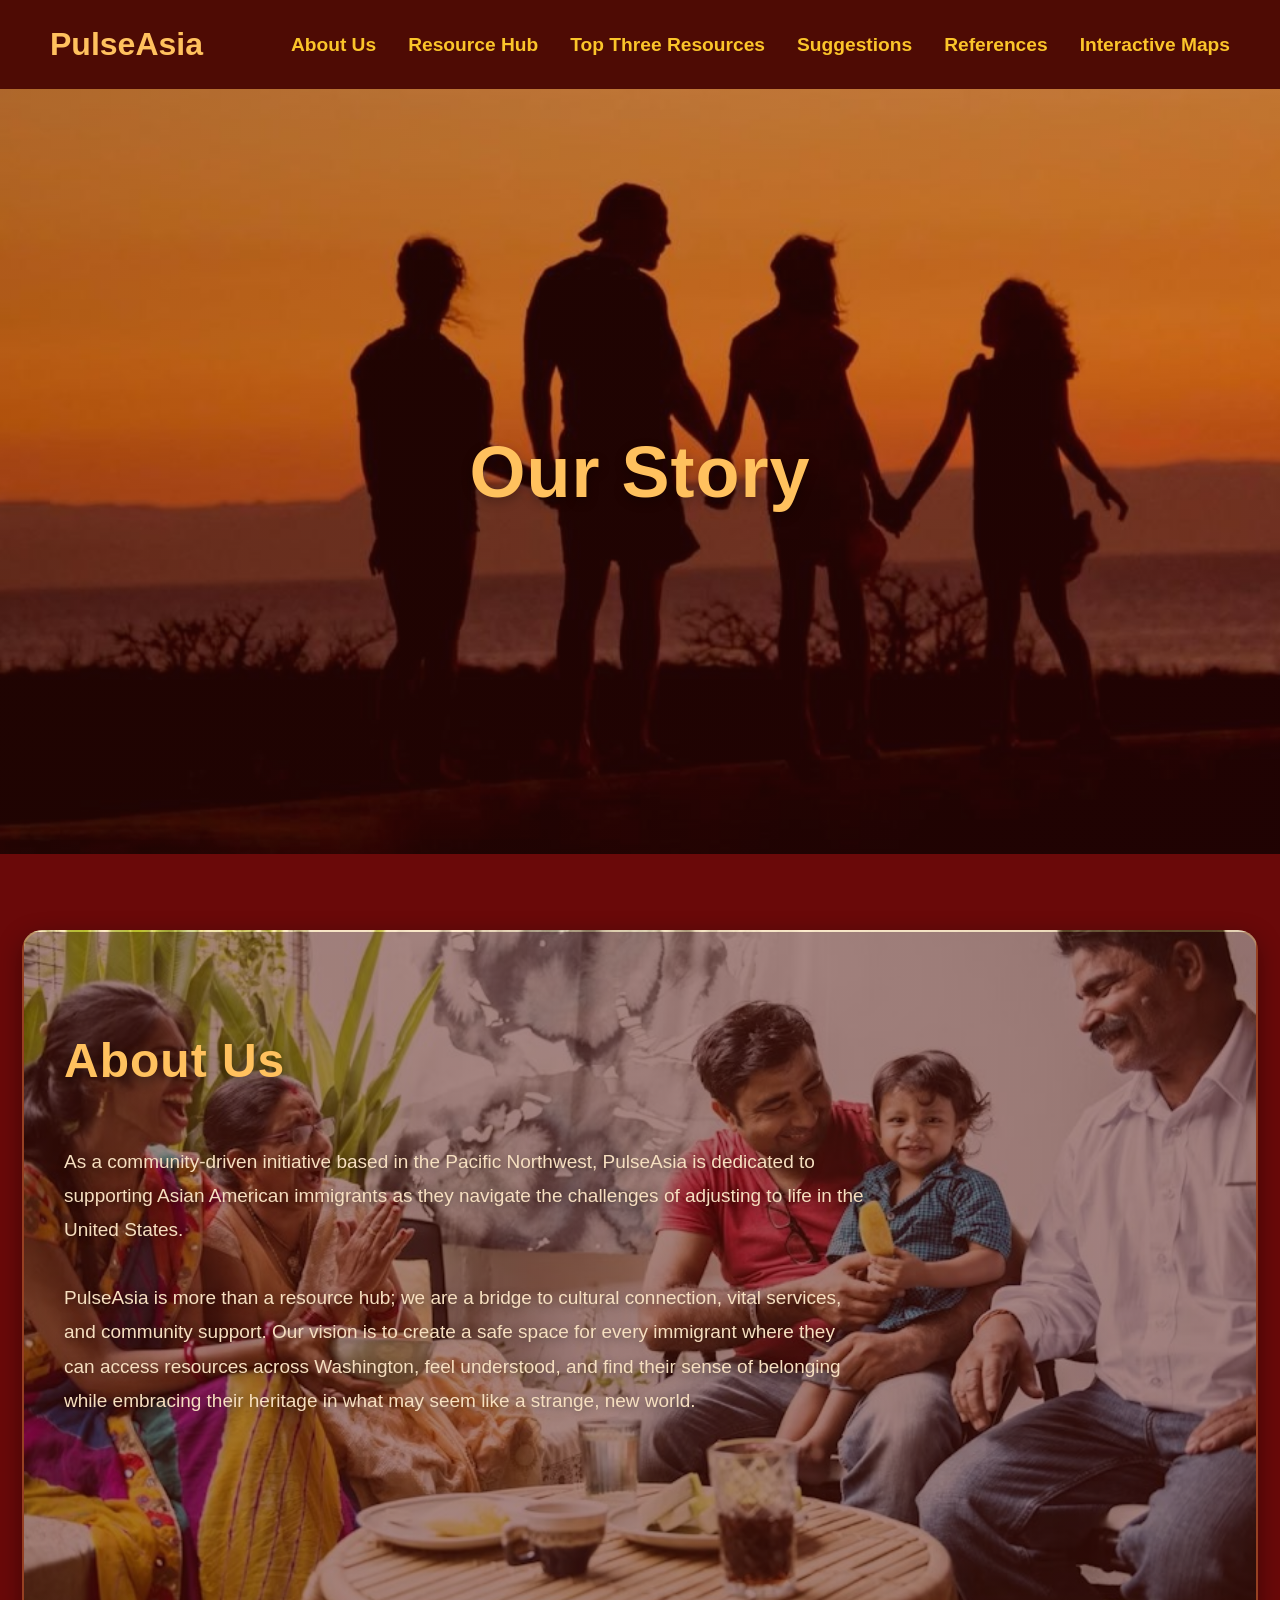
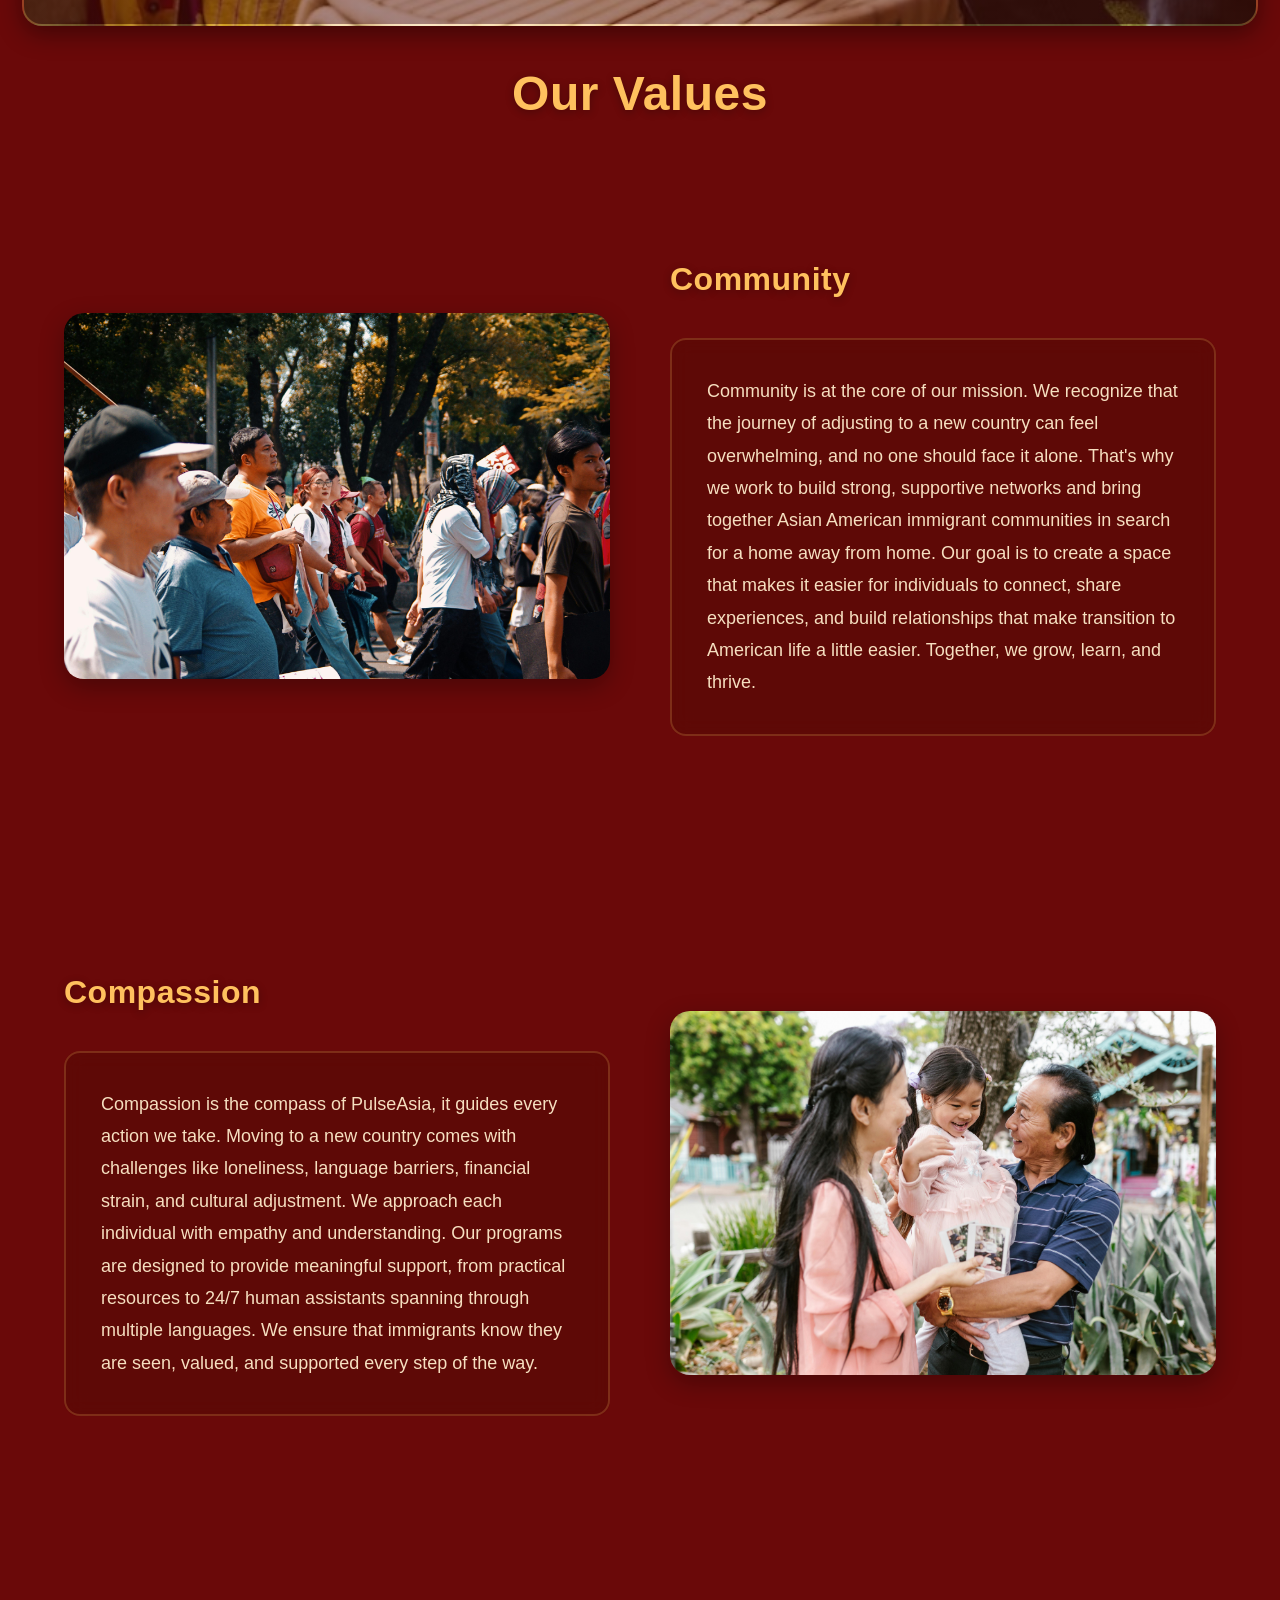
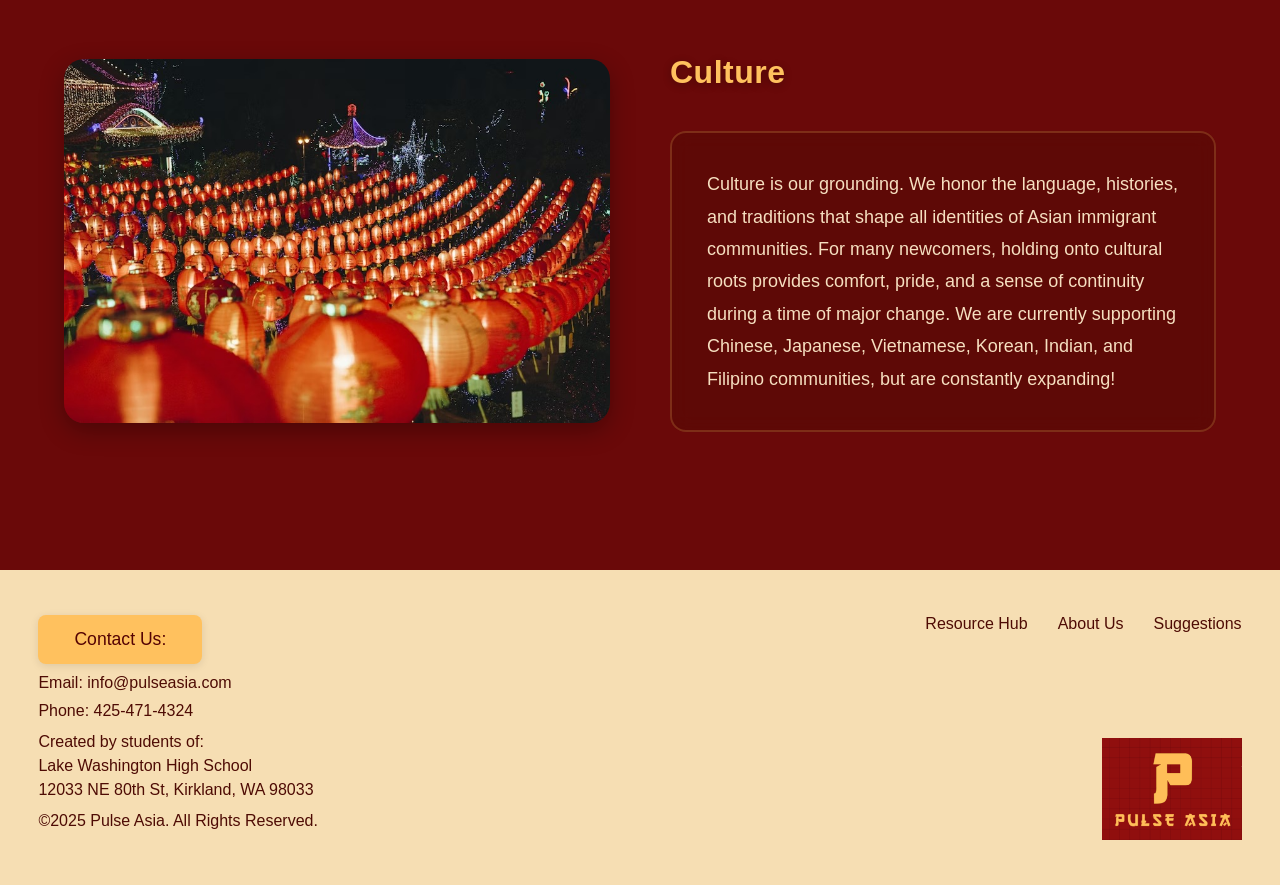
<file: pages/aboutus/aboutus.html>
<!DOCTYPE html>
<html>
<head>
    <title>Pulse Asia</title>
    <link rel="stylesheet" href="styleLahari.css">
</head>
<body>
    <header class="site-header">
      <div class="navbar__container">

      <!-- Left side: Website name -->
        <a href=".../.../index.html" id="navbar__logo">PulseAsia</a>    
        
        <ul class="navbar__menu">
          <li><a href="/pages/aboutus/aboutus.html">About Us</a></li>
          <li><a href="/pages/resourcesPage/resources.html">Resource Hub</a></li>
          <li><a href="/pages/topthreeresources/topthreeresources.html">Top Three Resources</a></li>
          <li><a href="/pages/suggestions/suggestions.html">Suggestions</a></li>
          <li><a href="/pages/References/references.html">References</a></li>
          <li><a href="/pages/interactiveMap/map.html">Interactive Maps</a></li>
        </ul>
      </div>
    </header>
    <main class="page-container">
      <div class="aboutus-banner">
        <h1>Our Story</h1>
      </div><br><br>
      <div class="aboutus-header">
        <br>
        <h1>About Us</h1><br>
        <p>
          As a community-driven initiative based in the Pacific Northwest, PulseAsia is 
          dedicated to supporting Asian American immigrants as they navigate the challenges of 
          adjusting to life in the United States. 
          <br><br>
          PulseAsia is more than a resource hub; we are a bridge to cultural connection, vital services, and community support. Our 
          vision is to create a safe space for every immigrant where they can access resources 
          across Washington, feel understood, and find their sense of belonging while embracing 
          their heritage in what may seem like a strange, new world. 
          <br><br><br><br><br>
        </p>

      </div>

      <div class="content-title">
        <h2>Our Values</h2>
      </div>
      <div class="grid-container-twocolumns">
        <div class="grid-column">
          <br><br>
            <img src="/images/aboutus-community.jpg" class="image-container">
        </div>
        <div class="grid-column">
          <p class="content-title">Community</p>
          <span>
            Community is at the core of our mission. We recognize that the journey of adjusting 
            to a new country can feel overwhelming, and no one should face it alone. That's why we 
            work to build strong, supportive networks and bring together Asian American immigrant 
            communities in search for a home away from home. Our goal is to create a space that 
            makes it easier for individuals to connect, share experiences, and build relationships 
            that make transition to American life a little easier. Together, we grow, learn, and 
            thrive.
          </span>
        </div>
      </div>
      <br>
      <div class="grid-container-twocolumns">
        <div class="grid-column">
          <p class="content-title">Compassion</p>
          <span>
            Compassion is the compass of PulseAsia, it guides every action we take. Moving to a 
            new country comes with challenges like loneliness, language barriers, financial strain, 
            and cultural adjustment. We approach each individual with empathy and understanding. 
            Our programs are designed to provide meaningful support, from practical resources to 
            24/7 human assistants spanning through multiple languages. We ensure that immigrants 
            know they are seen, valued, and supported every step of the way.
          </span>
        </div>
        <div class="grid-column">
          <br><br>
          <img src="/images/aboutus-compassion.jpg" class="image-container">
        </div>
      </div>
      <br>
      <div class="grid-container-twocolumns">
        <div class="grid-column">
          <br><br>
          <img src="/images/aboutus-culture.jpg" class="image-container">
        </div>
        <div class="grid-column">
          <p class="content-title">Culture</p>
          <span>
            Culture is our grounding. We honor the language, histories, and traditions 
            that shape all identities of Asian immigrant communities. For many newcomers, 
            holding onto cultural roots provides comfort, pride, and a sense of continuity 
            during a time of major change. We are currently supporting Chinese, Japanese, 
            Vietnamese, Korean, Indian, and Filipino communities, but are constantly expanding!
          </span>
        </div>

      </div>
    </main>
  <br>
    <footer class="site-footer">
    <div class="footer-content">

      <!-- Left column -->
      <div class="footer-left">
        <a href="mailto:moodyxoreo@gmail.com" class="contact-btn">Contact Us:</a>
        <p>Email: info@pulseasia.com</p>
        <p>Phone: 425-471-4324</p>

        <p class="footer-created">
          Created by students of:<br />
          Lake Washington High School<br />
          12033 NE 80th St, Kirkland, WA 98033
        </p>

        <p class="footer-copyright">
          ©2025 Pulse Asia. All Rights Reserved.
        </p>
      </div>

      <!-- Right column -->
      <div class="footer-right">
        <nav class="footer-links">
          <a href="../resourcesPage/resources.html">Resource Hub</a>
          <a href="../aboutus/aboutus.html">About Us</a>
          <a href="../suggestions/suggestions.html">Suggestions</a>
        </nav>

        <!-- Footer Logo Image -->
        <img
          src="/images/PULSEASIALOGO.png"
          alt="Pulse Asia Logo"
          class="footer-logo"
        >
      </div>

    </div>
  </footer>
</body>
  

</html>
</file>
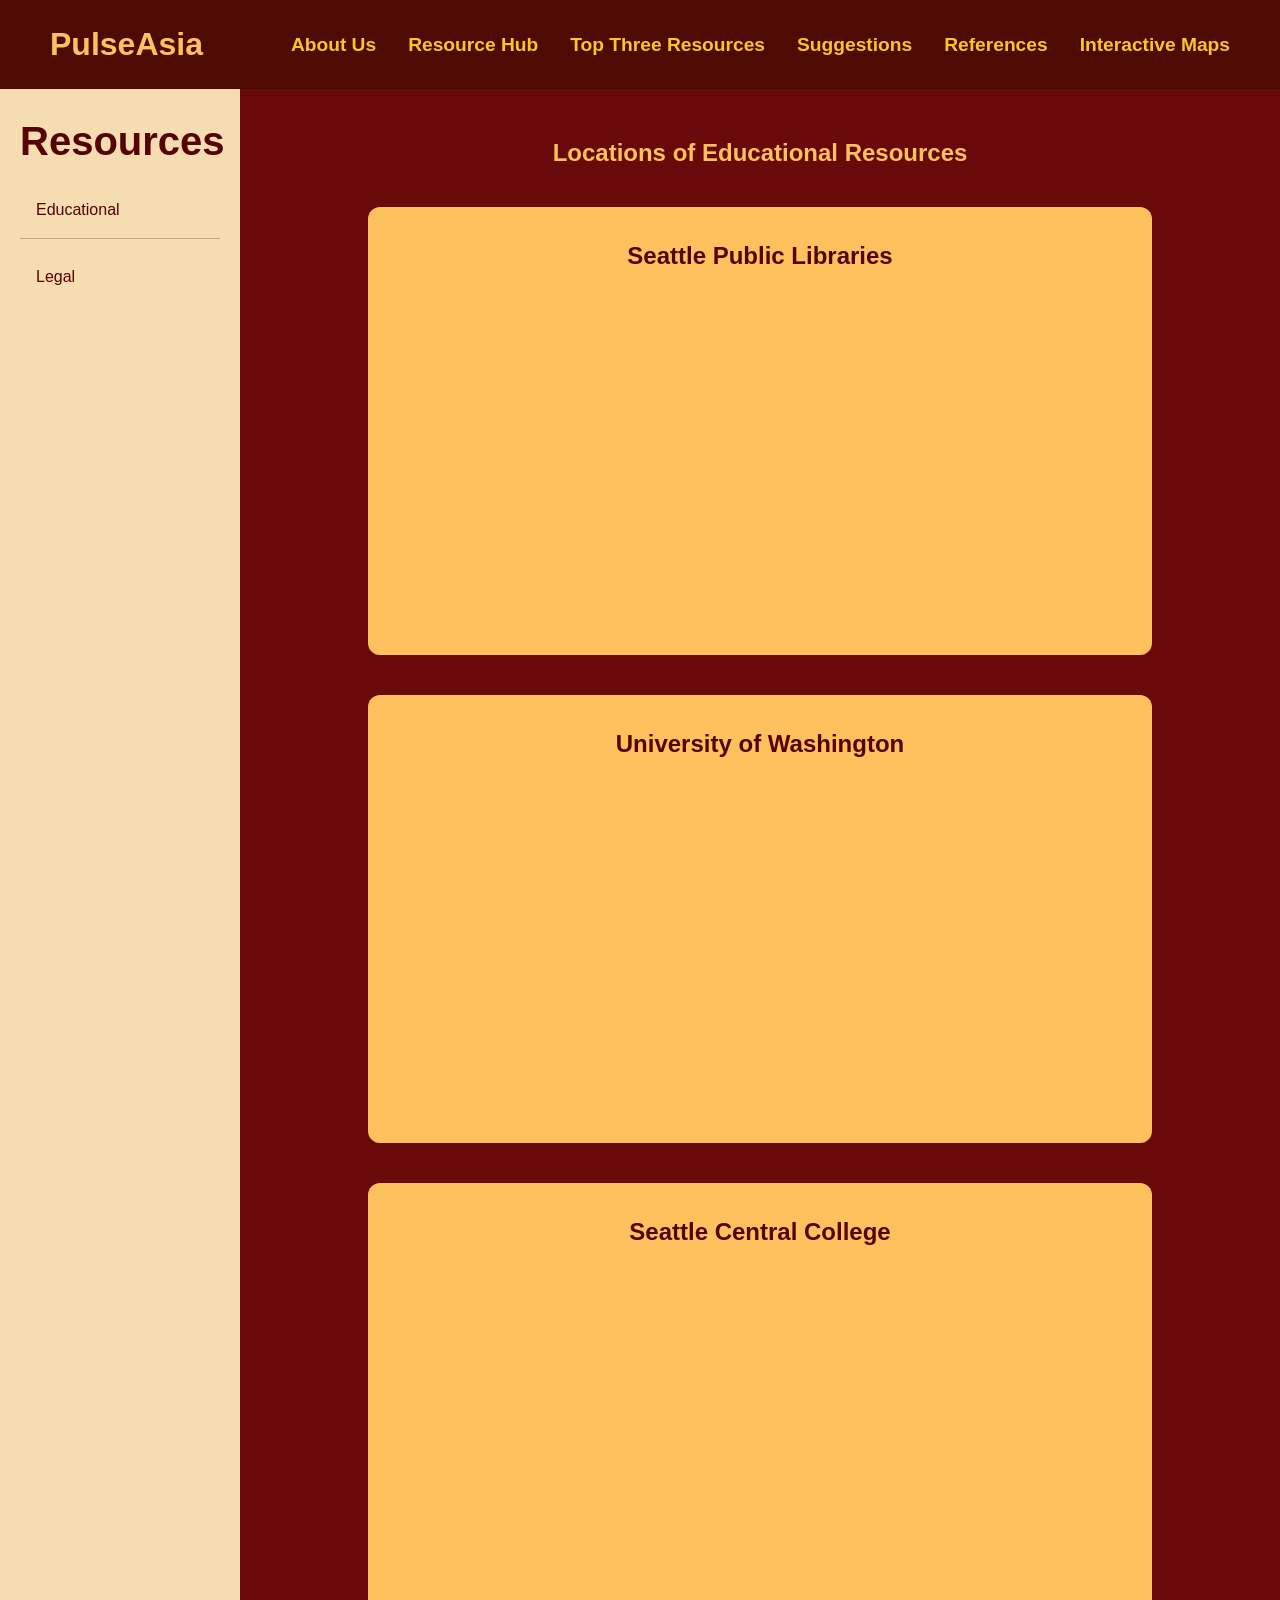
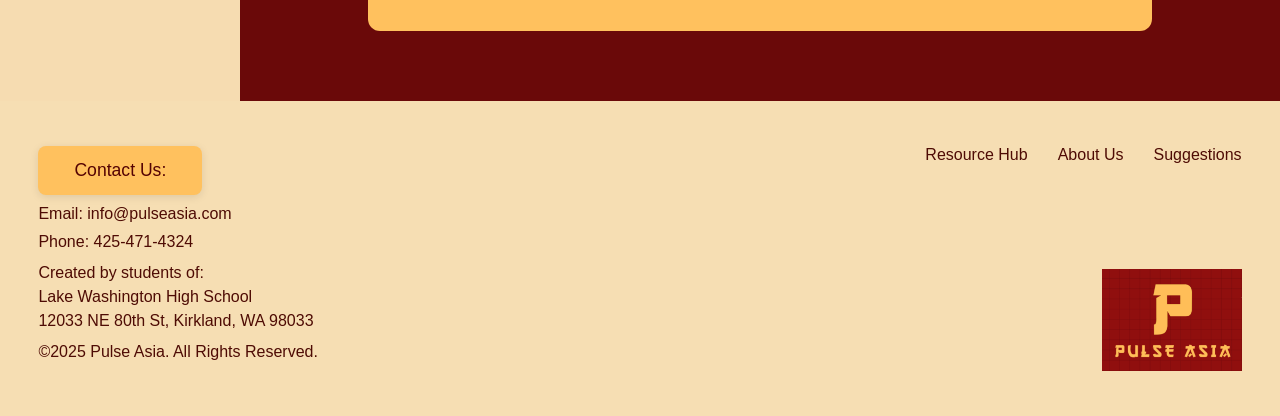
<file: pages/interactiveMap/map.html>
<!DOCTYPE html>
<html lang="en">
<head>
  <meta charset="UTF-8">
  <title>Map Page</title>
  <link rel="stylesheet" href="map.css">
</head>

<body>

  <!-- Site Header from Samina -->
  <header class="site-header">
      <div class="navbar__container">

      <!-- Left side: Website name -->
        <a href="/index.html" id="navbar__logo">PulseAsia</a>    
        
        <ul class="navbar__menu">
          <li><a href="../aboutus/aboutus.html">About Us</a></li>
          <li><a href="../resourcesPage/resources.html">Resource Hub</a></li>
          <li><a href="../topthreeresources/topthreeresources.html">Top Three Resources</a></li>
          <li><a href="../suggestions/suggestions.html">Suggestions</a></li>
          <li><a href="../references/references.html">References</a></li>
          <li><a href ="../interactiveMap/map.html">Interactive Maps</a></li>
        </ul>
      </div>
    </header>

  <!-- Sidebar + Content Layout -->
  <div class="layout">

    <!-- SIDEBAR -->
    <aside class="sidebar">
      <h3>Resources</h3>
      <a href="#" onclick="showSection('education')">Educational</a>
      <a href="#" onclick="showSection('legal')">Legal</a>
    </aside>

    <!-- MAIN CONTENT -->
    <main class="content">

      <!-- ================= EDUCATION ================= -->
      <section id="education">
        <h1>Locations of Educational Resources</h1>

        <!-- Location 1 -->
        <div class="map-box">
          <h2>Seattle Public Libraries</h2>
          <iframe
            src="https://www.google.com/maps/embed?pb=!1m16!1m12!1m3!1d172114.80770191108!2d-122.5007680324563!3d47.6204185825219!2m3!1f0!2f0!3f0!3m2!1i1024!2i768!4f13.1!2m1!1sSeattle%20Public%20Library!5e0!3m2!1sen!2sin!4v1766151953463!5m2!1sen!2sin"
            loading="lazy">
          </iframe>
        </div>

        <!-- Location 2 -->
        <div class="map-box">
          <h2>University of Washington</h2>
          <iframe
            src="https://www.google.com/maps?q=University+of+Washington&output=embed"
            loading="lazy">
          </iframe>
        </div>

        <!-- Location 3 -->
        <div class="map-box">
          <h2>Seattle Central College</h2>
          <iframe
            src="https://www.google.com/maps?q=Seattle+Central+College&output=embed"
            loading="lazy">
          </iframe>
        </div>
      </section>

      <!-- ================= LEGAL ================= -->
      <section id="legal">
        <h1>Locations of Legal Resources</h1>

        <!-- Location 1 -->
        <div class="map-box">
          <h2>Legal Aid Seattle</h2>
          <iframe
            src="https://www.google.com/maps?q=Legal+Aid+Seattle&output=embed"
            loading="lazy">
          </iframe>
        </div>

        <!-- Location 2 -->
        <div class="map-box">
          <h2>King County Courthouse</h2>
          <iframe
            src="https://www.google.com/maps?q=King+County+Courthouse&output=embed"
            loading="lazy">
          </iframe>
        </div>
      </section>

      

    </main>
  </div>

  <!-- SCRIPT TO SWITCH CATEGORIES -->
  <script>
    function showSection(id) {
      document.querySelectorAll('section').forEach(section => {
        section.style.display = 'none';
      });
      document.getElementById(id).style.display = 'block';
    }

    // Show education by default
    showSection('education');
  </script>

  <footer class="site-footer">
      <div class="footer-content">

        <!-- Left column -->
        <div class="footer-left">
          <a href="mailto:moodyxoreo@gmail.com" class="contact-btn">Contact Us:</a>
          <p>Email: info@pulseasia.com</p>
          <p>Phone: 425-471-4324</p>

          <p class="footer-created">
            Created by students of:<br />
            Lake Washington High School<br />
            12033 NE 80th St, Kirkland, WA 98033
          </p>

          <p class="footer-copyright">
            ©2025 Pulse Asia. All Rights Reserved.
          </p>
        </div>

        <!-- Right column -->
        <div class="footer-right">
          <nav class="footer-links">
            <a href="../resourcesPage/resources.html">Resource Hub</a>
            <a href="../aboutus/aboutus.html">About Us</a>
            <a href="../suggestions/suggestions.html">Suggestions</a>
          </nav>

          <!-- Footer Logo Image -->
          <img
            src="/images/PULSEASIALOGO.png"
            alt="Pulse Asia Logo"
            class="footer-logo"
          >
        </div>

      </div>
    </footer>

</body>
</html>
</file>
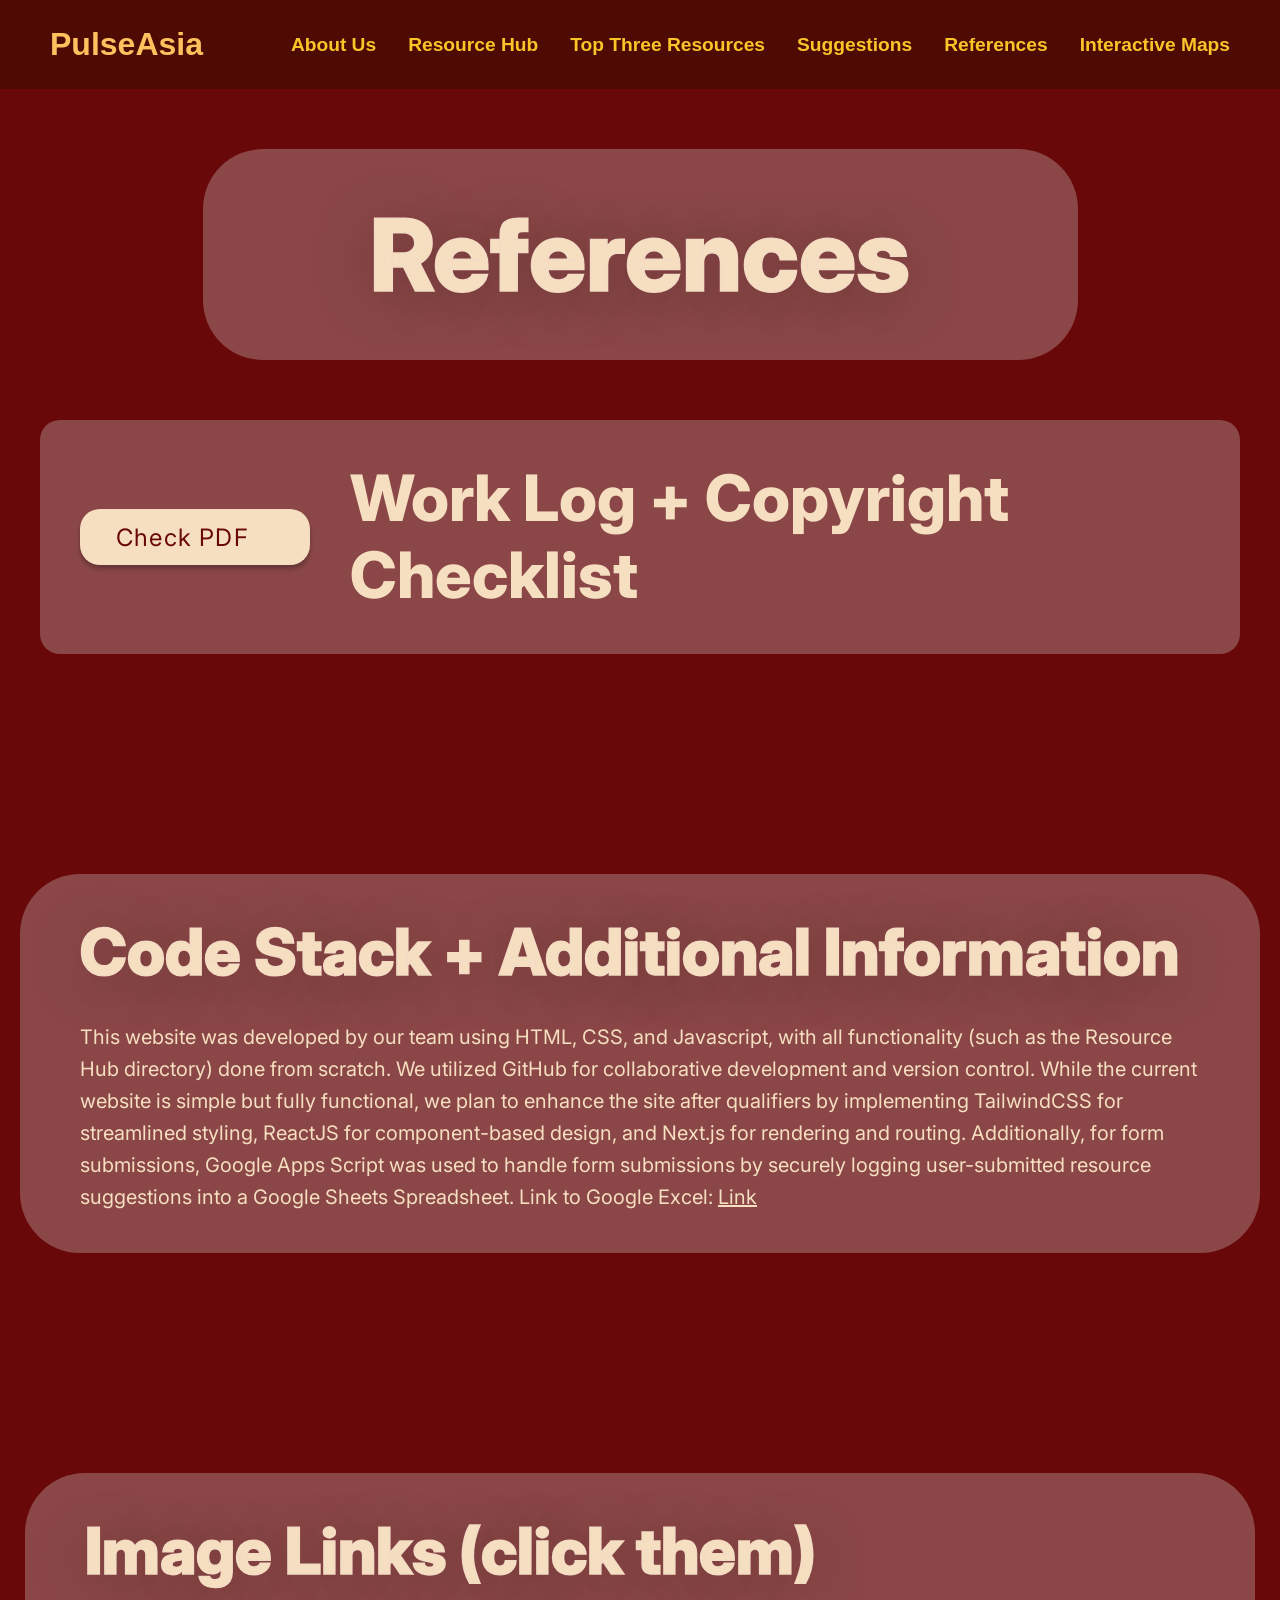
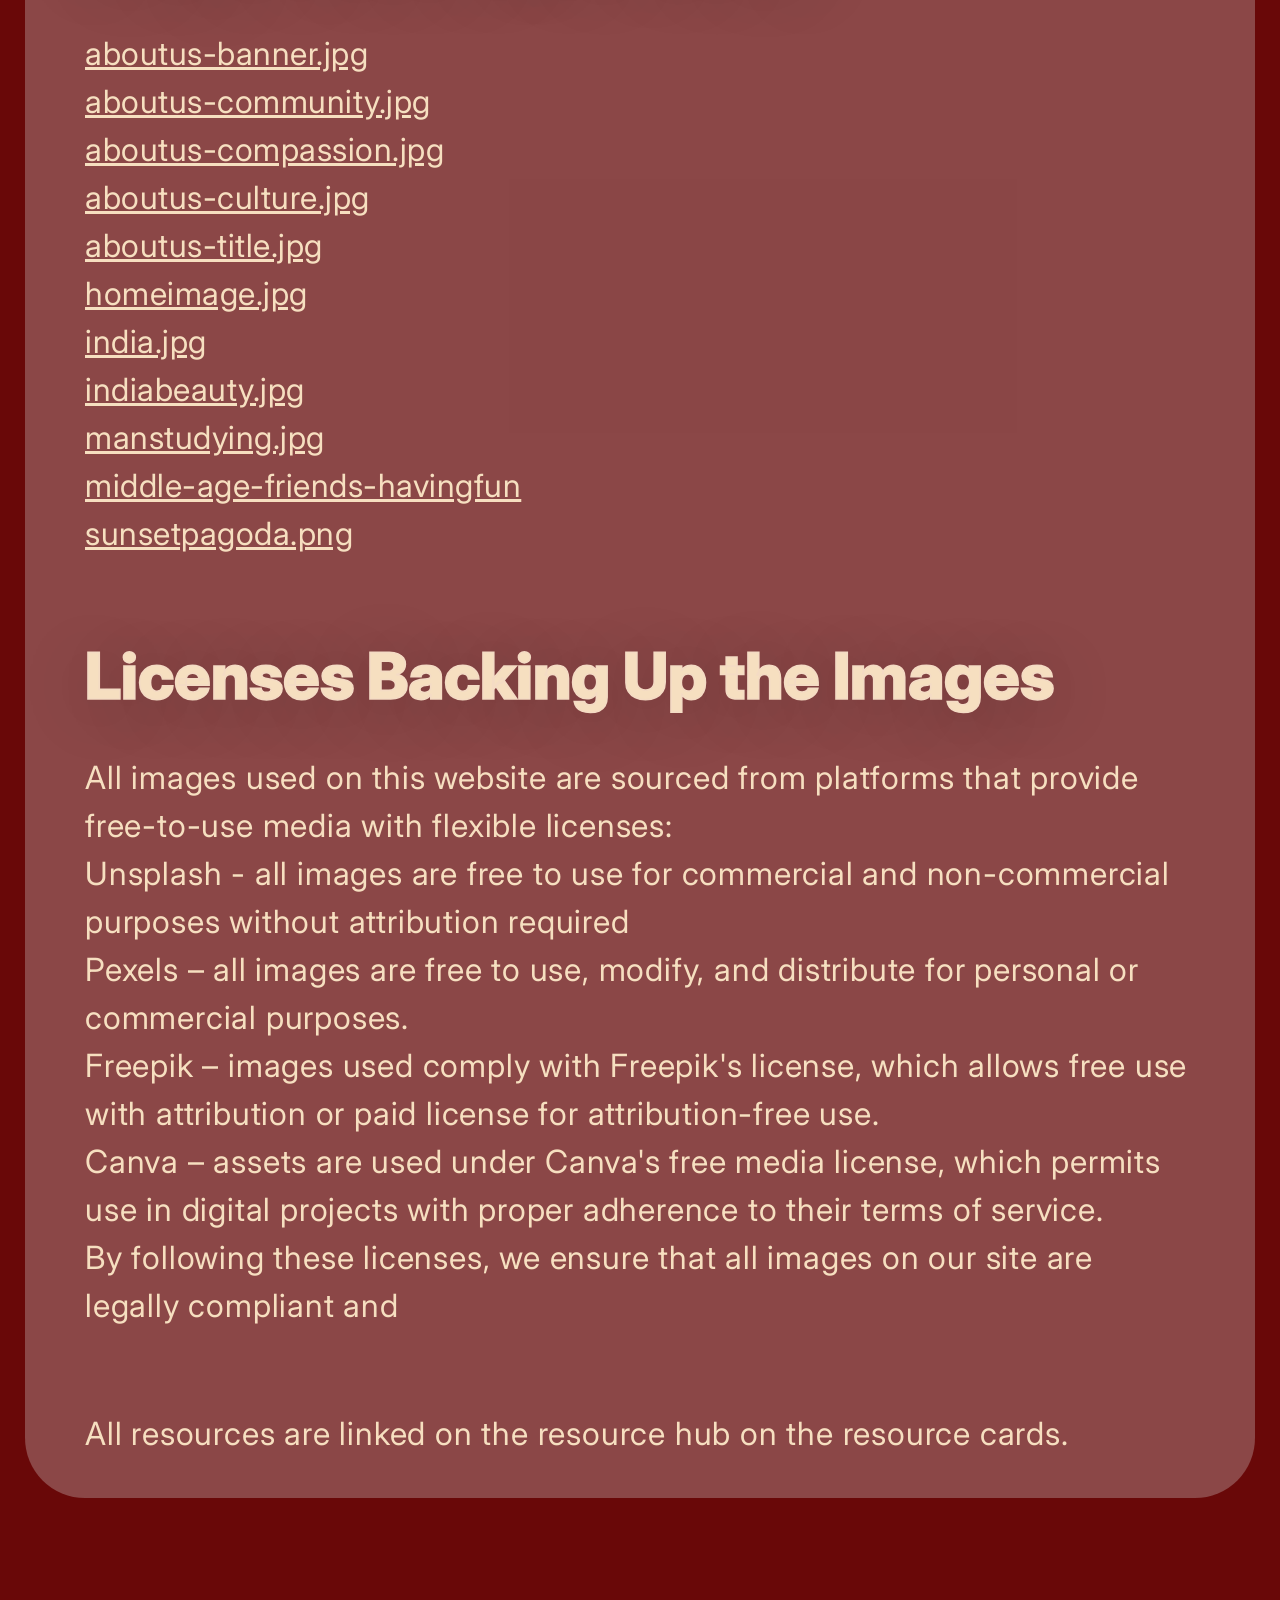
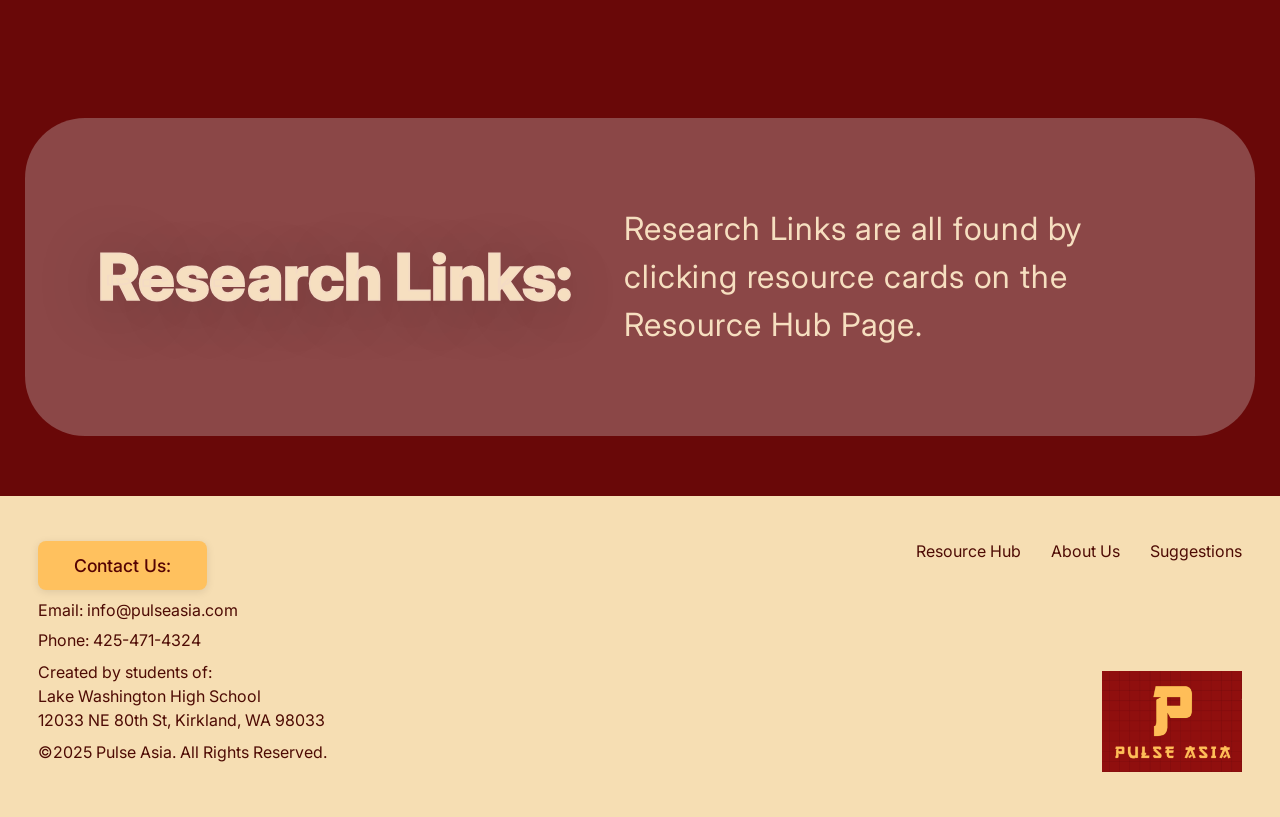
<file: pages/References/references.html>
<!DOCTYPE html>
<html>
  <head>
    <meta name="viewport" content="width=device-width, initial-scale=1" />
    <meta charset="utf-8" />
    <link rel="stylesheet" href="references.css" />
  </head>
  <body>

    <header class="site-header">
      <div class="navbar__container">

      <!-- Left side: Website name -->
        <a href="/index.html" id="navbar__logo">PulseAsia</a>    
        
        <ul class="navbar__menu">
          <li><a href="../aboutus/aboutus.html">About Us</a></li>
          <li><a href="../resourcesPage/resources.html">Resource Hub</a></li>
          <li><a href="../topthreeresources/topthreeresources.html">Top Three Resources</a></li>
          <li><a href="../suggestions/suggestions.html">Suggestions</a></li>
          <li><a href="../references/references.html">References</a></li>
          <li><a href ="../interactiveMap/map.html">Interactive Maps</a></li>
        </ul>
      </div>
    </header>
    
    <div class="resource-hub">
      <section class="references-section">
        <div class="references-background">
          <h1 class="references-title">References</h1>
        </div>
        
        <div class="pdf-card">
          <a href="https://drive.google.com/drive/folders/1TxwoZv0ZYbOjhMuDWQwitYYApvCmMpYv?usp=sharing" class="pdf-button">Check PDF</a>
          <p class="pdf-label">Work Log + Copyright Checklist</p>
        </div>
      </section>

      <section class="code-stack-section">
        <div class="code-stack-background">
          <h2 class="code-stack-title">Code Stack + Additional Information</h2>
          
          <p class="code-stack-description">
            <span class="description-text">
              This website was developed by our team using HTML, CSS, and Javascript, with all functionality (such as the
              Resource Hub directory) done from scratch. We utilized GitHub for collaborative development and version
              control. While the current website is simple but fully functional, we plan to enhance the site after
              qualifiers by implementing TailwindCSS for streamlined styling, ReactJS for component-based design, and
              Next.js for rendering and routing. Additionally, for form submissions, Google Apps Script was used to handle
              form submissions by securely logging user-submitted resource suggestions into a Google Sheets Spreadsheet.
              Link to Google Excel:
            </span>
            <a
              href="https://docs.google.com/spreadsheets/d/1wcLU47DYFTF5lhXiK75I9kZtlluCfDr3ORWhCewXboM/edit?usp=sharing"
              target="_blank"
              rel="noopener noreferrer"
              class="spreadsheet-link">Link</a>
          </p>
        </div>
      </section>

      <section class="image-links-section">
        <div class="image-links-background">
          <h2 class="image-links-title">Image Links (click them)</h2>
          
          <p class="image-sources">
            <a href="https://images.unsplash.com/photo-1529180979161-06b8b6d6f2be?q=80&w=2671&auto=format&fit=crop&ixlib=rb-4.1.0&ixid=M3wxMjA3fDB8MHxwaG90by1wYWdlfHx8fGVufDB8fHx8fA%3D%3D" target="_blank" rel="noopener noreferrer" class="image-link">aboutus-banner.jpg<br /></a>
            <a href="https://www.pexels.com/photo/street-protest-with-diverse-group-of-people-outdoors-35142093/" target="_blank" rel="noopener noreferrer" class="image-link">aboutus-community.jpg<br /></a>
            <a href="https://www.pexels.com/photo/photo-of-a-grandfather-carrying-her-granddaughter-8298434/" target="_blank" rel="noopener noreferrer" class="image-link">aboutus-compassion.jpg<br /></a>
            <a href="https://unsplash.com/photos/celebration-of-chinese-lantern-festival-BHwczUxb0hE" target="_blank" rel="noopener noreferrer" class="image-link">aboutus-culture.jpg<br /></a>
            <a href="https://unsplash.com/photos/a-happy-indian-family-GlDx359cBus" target="_blank" rel="noopener noreferrer" class="image-link">aboutus-title.jpg<br /></a>
            <a href="https://www.freepik.com/free-photo/old-senior-asian-friends-retired-people-hapiness-positive-laugh-smile-conversation-together-living-room-nursing-home-seniors-participating-group-activities-adult-daycare-center_27949393.htm#fromView=search&page=1&position=0&uuid=2fcfc838-88f3-4af0-ac2c-028897239227&query=community+gathering+" target="_blank" rel="noopener noreferrer" class="image-link">homeimage.jpg<br /></a>
            <a href="https://www.pexels.com/photo/arched-entrance-to-safdarjung-tomb-1007431/" target="_blank" rel="noopener noreferrer" class="image-link">india.jpg<br /></a>
            <a href="https://www.pexels.com/photo/festival-celebration-with-traditional-diyas-29422092/" target="_blank" rel="noopener noreferrer" class="image-link">indiabeauty.jpg<br /></a>
            <a href="https://www.canva.com/photos/free/" target="_blank" rel="noopener noreferrer" class="image-link">manstudying.jpg<br /></a>
            <a href="https://www.freepik.com/free-photo/middle-age-friends-having-fun_21249427.htm#fromView=image_search_similar&page=1&position=1&uuid=17e3708f-0b53-4424-abca-cedc60e6f81e&query=asian+conmunity+older+adults+" target="_blank" rel="noopener noreferrer" class="image-link">middle-age-friends-havingfun<br /></a>
            <a href="https://www.freepik.com/free-photo/landscape-with-sunset-yixing_1283944.htm#fromView=search&page=1&position=23&uuid=85ecc57e-b667-4103-88d5-4208f036154e&query=asia" target="_blank" rel="noopener noreferrer" class="image-link">sunsetpagoda.png</a>
          </p>

          <h3 class="licenses-heading">Licenses Backing Up the Images</h3>
          
          <p class="licenses-description">
            All images used on this website are sourced from platforms that provide free-to-use media with flexible
            licenses: <br />Unsplash - all images are free to use for commercial and non-commercial purposes without
            attribution required<br />Pexels – all images are free to use, modify, and distribute for personal or commercial
            purposes.<br />Freepik – images used comply with Freepik's license, which allows free use with attribution or
            paid license for attribution-free use.<br />Canva – assets are used under Canva's free media license, which
            permits use in digital projects with proper adherence to their terms of service.<br />By following these
            licenses, we ensure that all images on our site are legally compliant and
          </p>

          <p class="resources-note">All resources are linked on the resource hub on the resource cards.</p>
        </div>
      </section>

      <section class="research-section">
        <div class="research-background">
          <h2 class="research-title">Research Links: </h2>
           <p class="licenses-description">
            Research Links are all found by clicking resource cards on the Resource Hub Page. 
          </p>
        </div>
      </section>
    </div>
    
    <footer class="site-footer">
      <div class="footer-content">

        <!-- Left column -->
        <div class="footer-left">
          <a href="mailto:moodyxoreo@gmail.com" class="contact-btn">Contact Us:</a>
          <p>Email: info@pulseasia.com</p>
          <p>Phone: 425-471-4324</p>

          <p class="footer-created">
            Created by students of:<br />
            Lake Washington High School<br />
            12033 NE 80th St, Kirkland, WA 98033
          </p>

          <p class="footer-copyright">
            ©2025 Pulse Asia. All Rights Reserved.
          </p>
        </div>

        <!-- Right column -->
        <div class="footer-right">
          <nav class="footer-links">
            <a href="../resourcesPage/resources.html">Resource Hub</a>
            <a href="../aboutus/aboutus.html">About Us</a>
            <a href="../suggestions/suggestions.html">Suggestions</a>

          </nav>

          <!-- Footer Logo Image -->
          <img
            src="/images/PULSEASIALOGO.png"
            alt="Pulse Asia Logo"
            class="footer-logo"
          >
        </div>

      </div>
    </footer>
    
  </body>
</html>
</file>
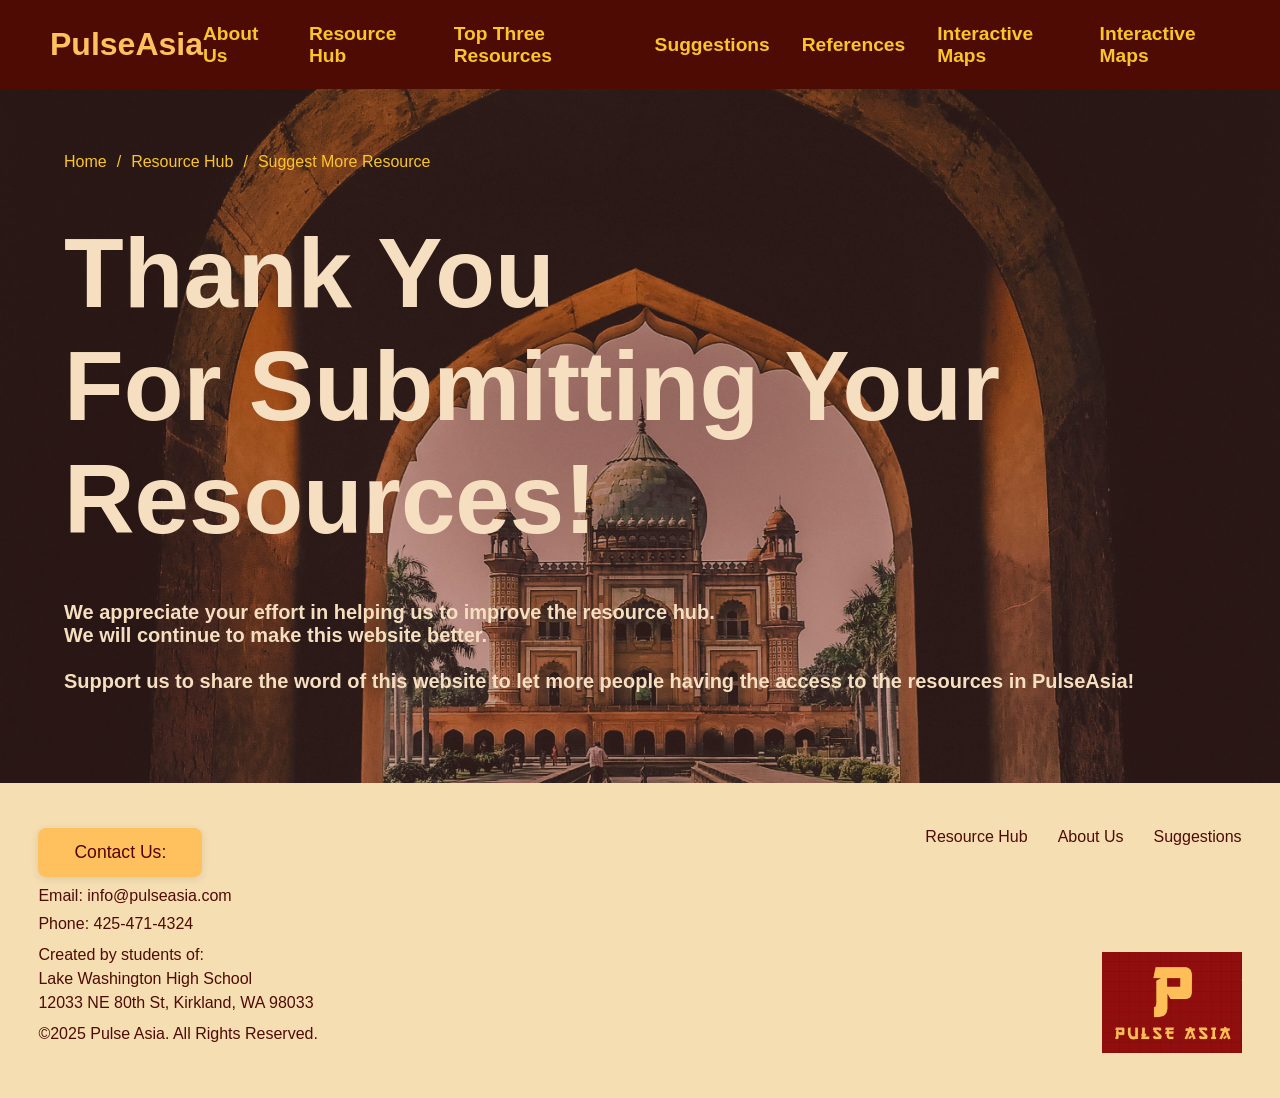
<file: pages/Resource Form After-Page/afterform.html>
<!DOCTYPE html>
<html lang="en">
<head>
    <meta charset="UTF-8">
    <meta name="viewport" content="width=device-width, initial-scale=1.0">
    <title>Document</title>
    <link rel="stylesheet" href="suggestMoreResource.css">
</head>
<body>
    <nav class="suggestMoreResource">
        <div class="header">
            <header class="site-header">
      <div class="navbar__container">

      <!-- Left side: Website name -->
        <a href="/index.html" id="navbar__logo">PulseAsia</a>    
        
        <ul class="navbar__menu">
          <li><a href="../aboutus/aboutus.html">About Us</a></li>
          <li><a href="../resourcesPage/resources.html">Resource Hub</a></li>
          <li><a href="../topthreeresources/topthreeresources.html">Top Three Resources</a></li>
          <li><a href="../suggestions/suggestions.html">Suggestions</a></li>
          <li><a href="../references/references.html">References</a></li>
          <li><a href ="../interactiveMap/interactiveMap.html">Interactive Maps</a></li>
          <li><a href ="../interactiveMap/map.html">Interactive Maps</a></li>
        </ul>
      </div>
    </header>
        </div>
        <div class="index__container">
            <ul class="index">
                <li class="index__item">
                    <a href="/" class="navbar__links">Home</a>
                </li>
                <li>/</li>
                <li class="index__item">
                    <a href="/" class="navbar__links">Resource Hub</a>
                </li>
                <li>/</li>
                <li class="index__item">
                    <a href="/" class="navbar__links">Suggest More Resource</a>
                </li>
            </ul>
        </div>
        <div class="suggestMoreResource__headline">
            <h1>Thank You <br>For Submitting Your Resources!</h1>
            <b><p>We appreciate your effort in helping us to improve the resource hub.
                <br>We will continue to make this website better. 
                <br><br>Support us to share the word of this website to let more people having the access to the resources in PulseAsia! </p>
            </b>
        </div>
        <footer class="site-footer">
            <div class="footer-content">

                <!-- Left column -->
                <div class="footer-left">
                    <a href="mailto:moodyxoreo@gmail.com" class="contact-btn">Contact Us:</a>
     

                    <p>Email: info@pulseasia.com</p>
                    <p>Phone: 425-471-4324</p>

                    <p class="footer-created">
                        Created by students of:<br />
                        Lake Washington High School<br />
                        12033 NE 80th St, Kirkland, WA 98033
                    </p>

                    <p class="footer-copyright">
                        ©2025 Pulse Asia. All Rights Reserved.
                    </p>
                </div>

                <!-- Right column -->
                <div class="footer-right">
                    <nav class="footer-links">
                        <a href="../resourcesPage/resources.html">Resource Hub</a>
                        <a href="../aboutus/aboutus.html">About Us</a>
                        <a href="../suggestions/suggestions.html">Suggestions</a>
                    </nav>

                    <!-- Footer Logo Image -->
                    <img
                        src="/images/PULSEASIALOGO.png"
                        alt="Pulse Asia Logo"
                        class="footer-logo"
                    >
                </div>

            </div>
        </footer>
    </nav>
</body>
</html>
</file>
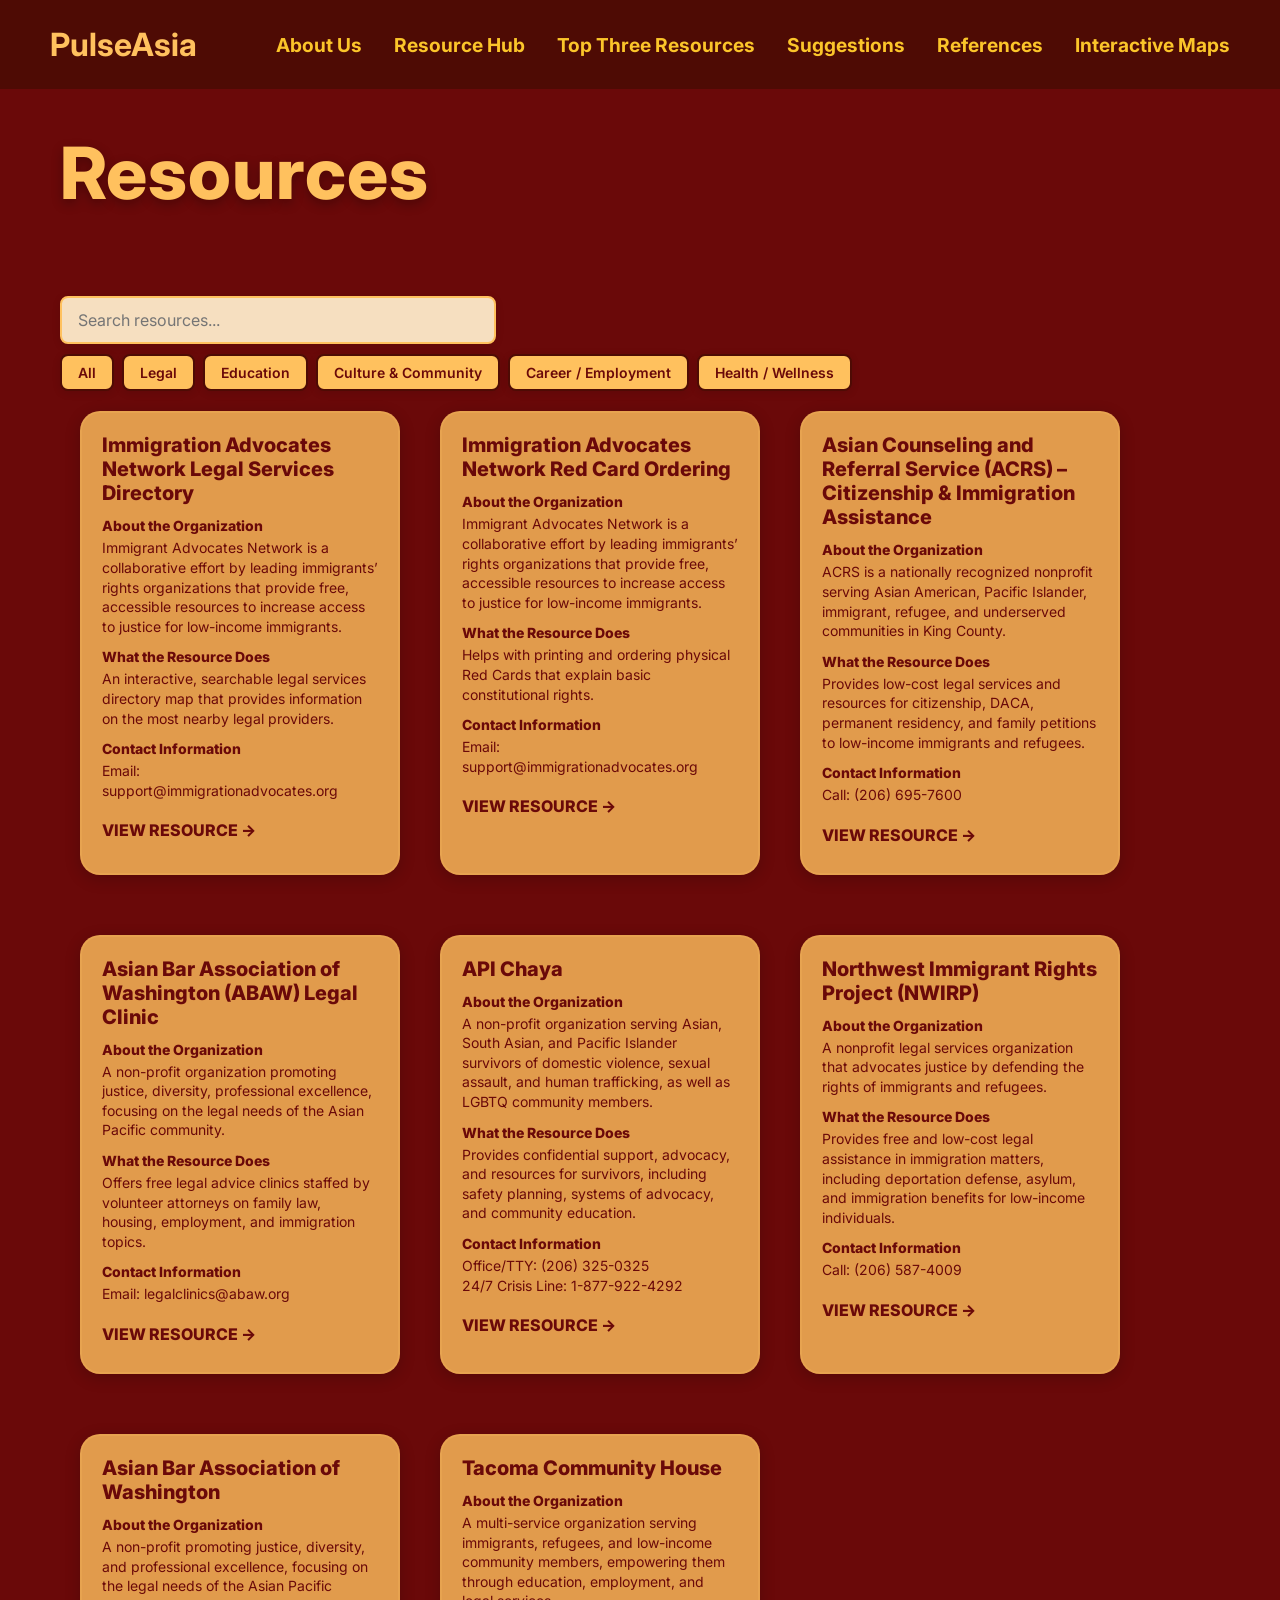
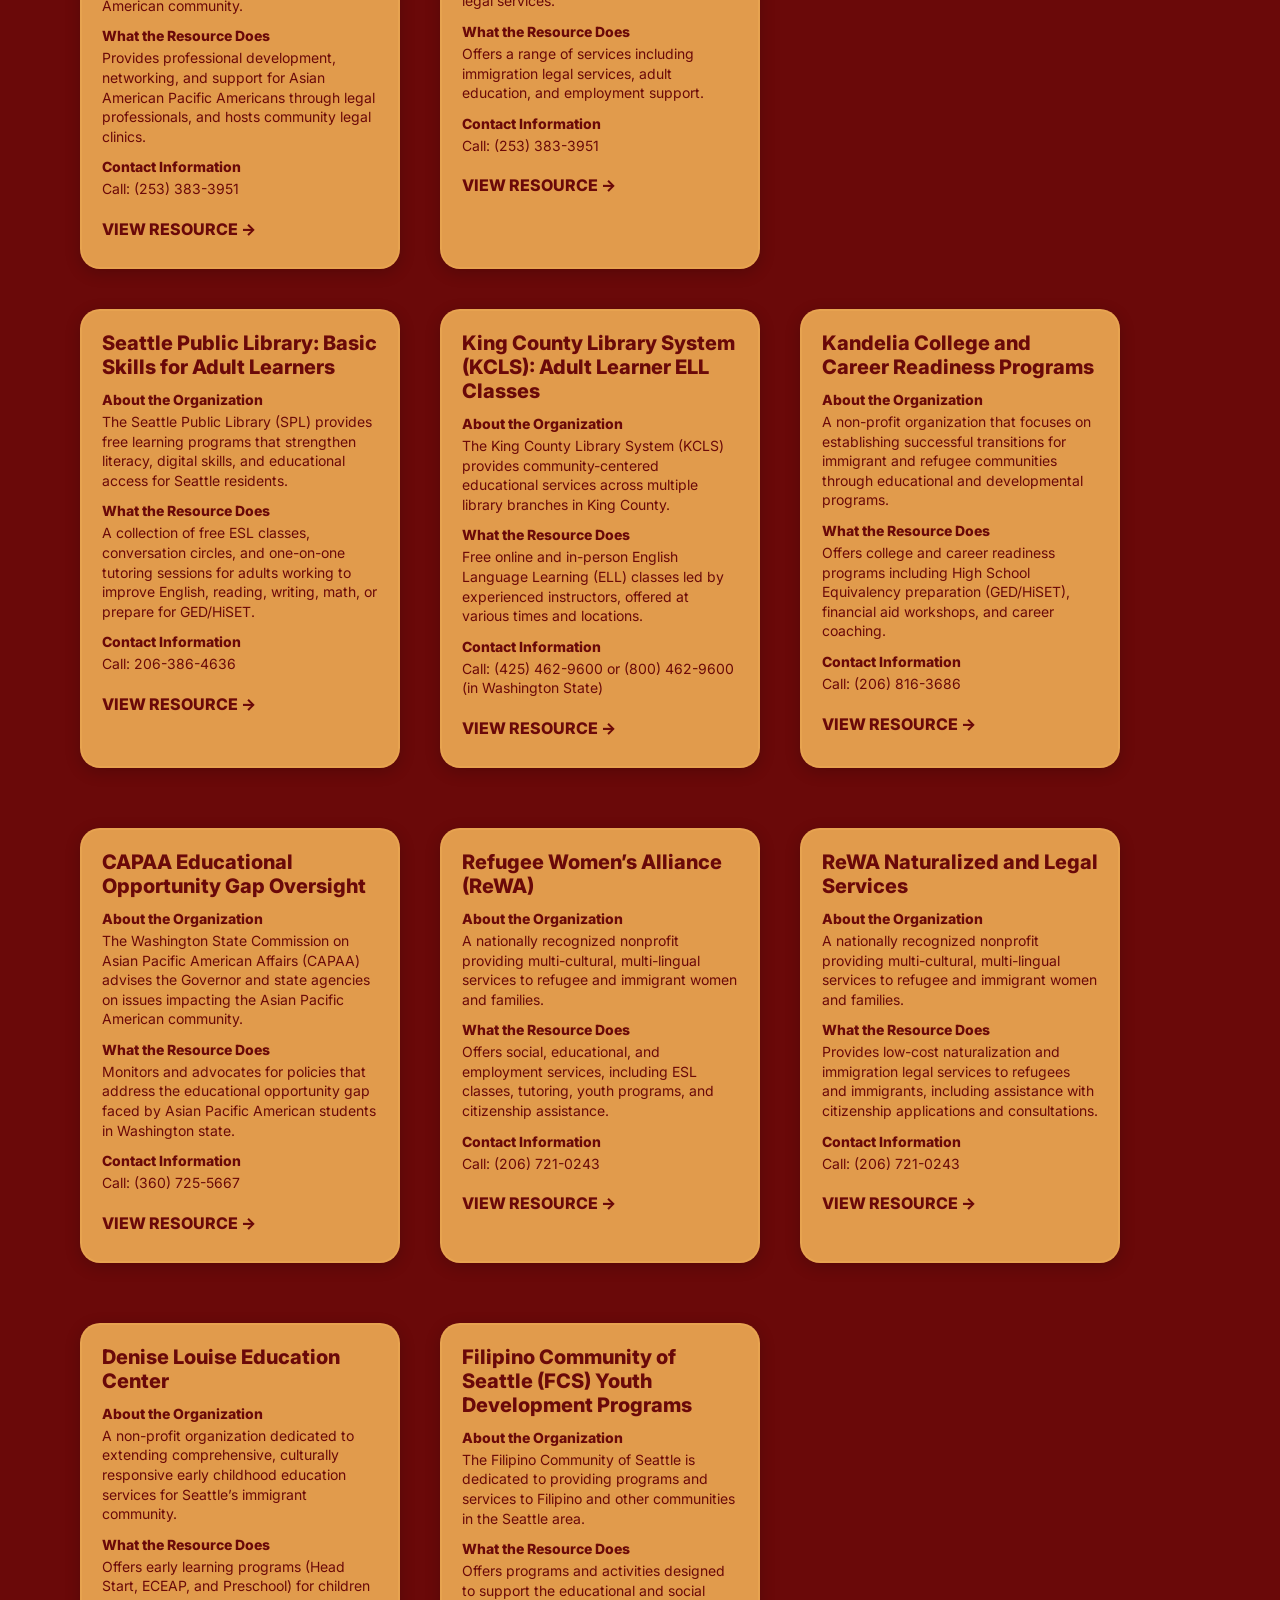
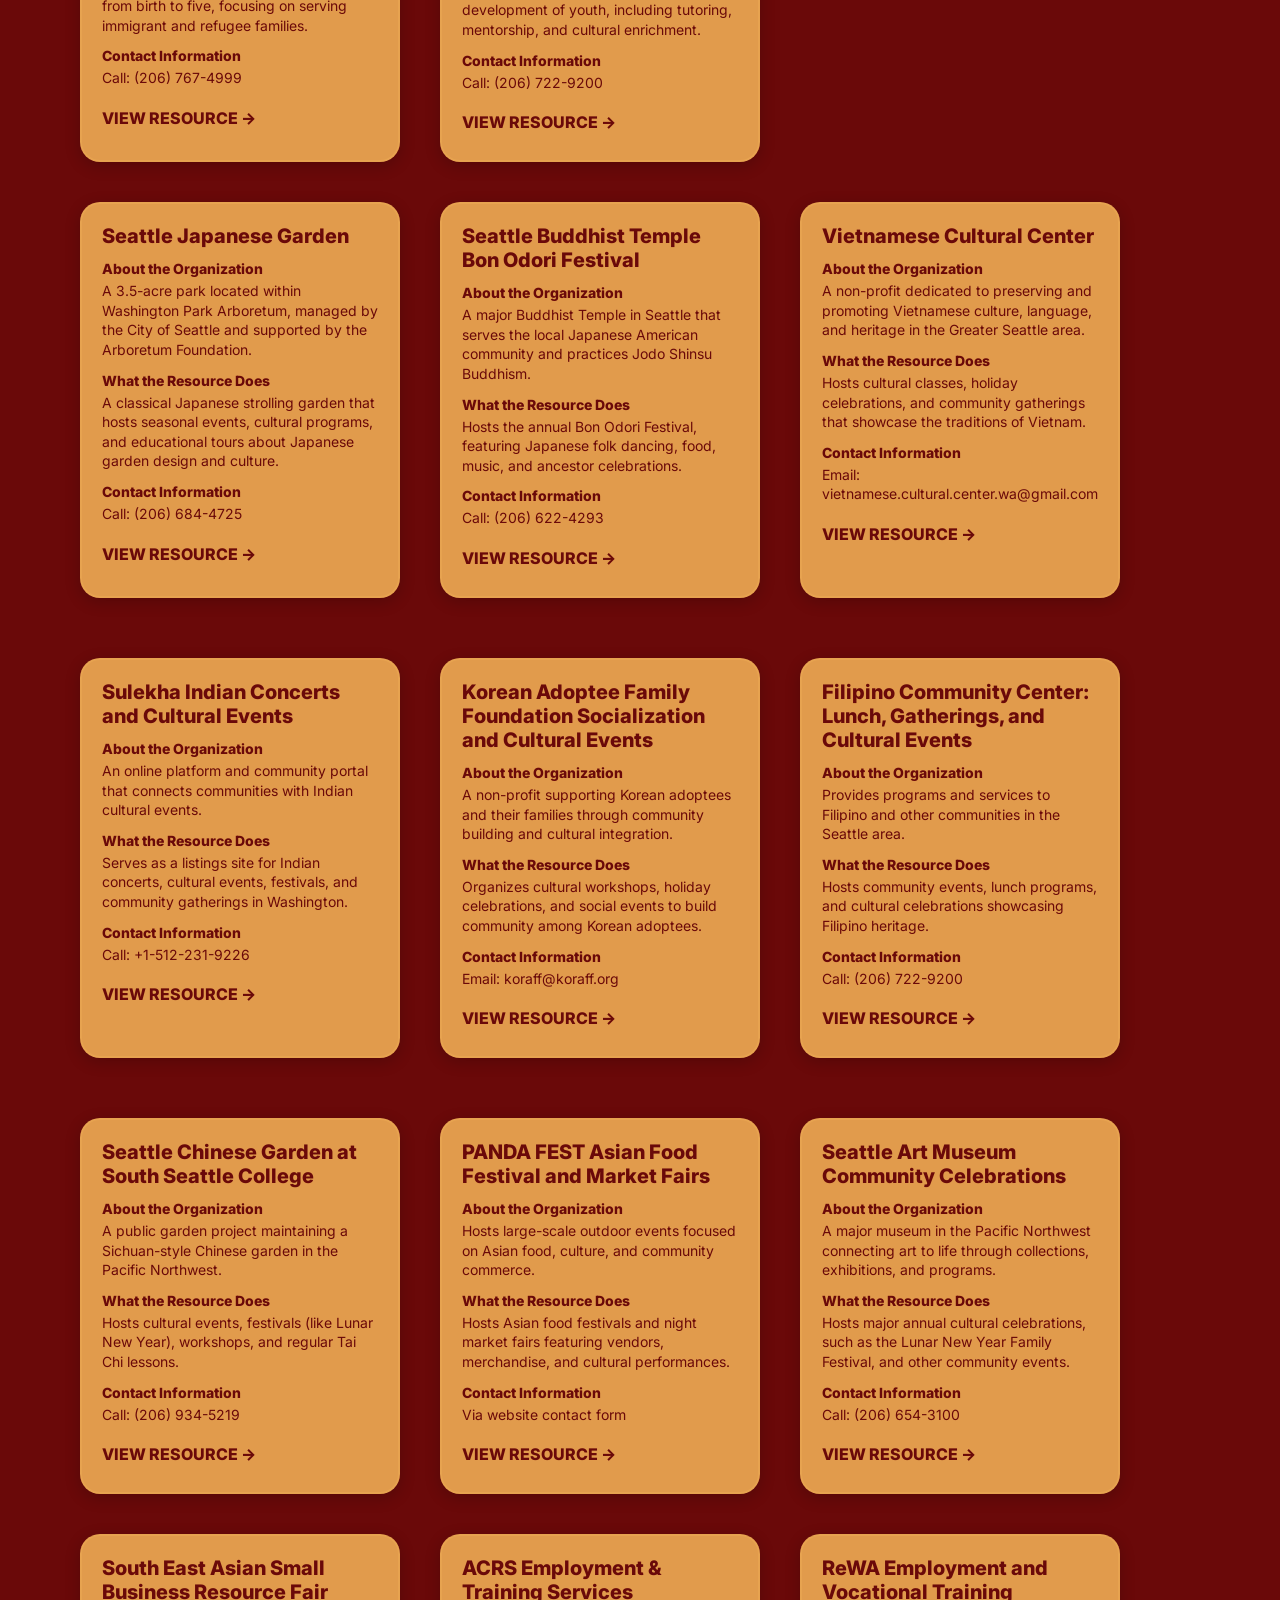
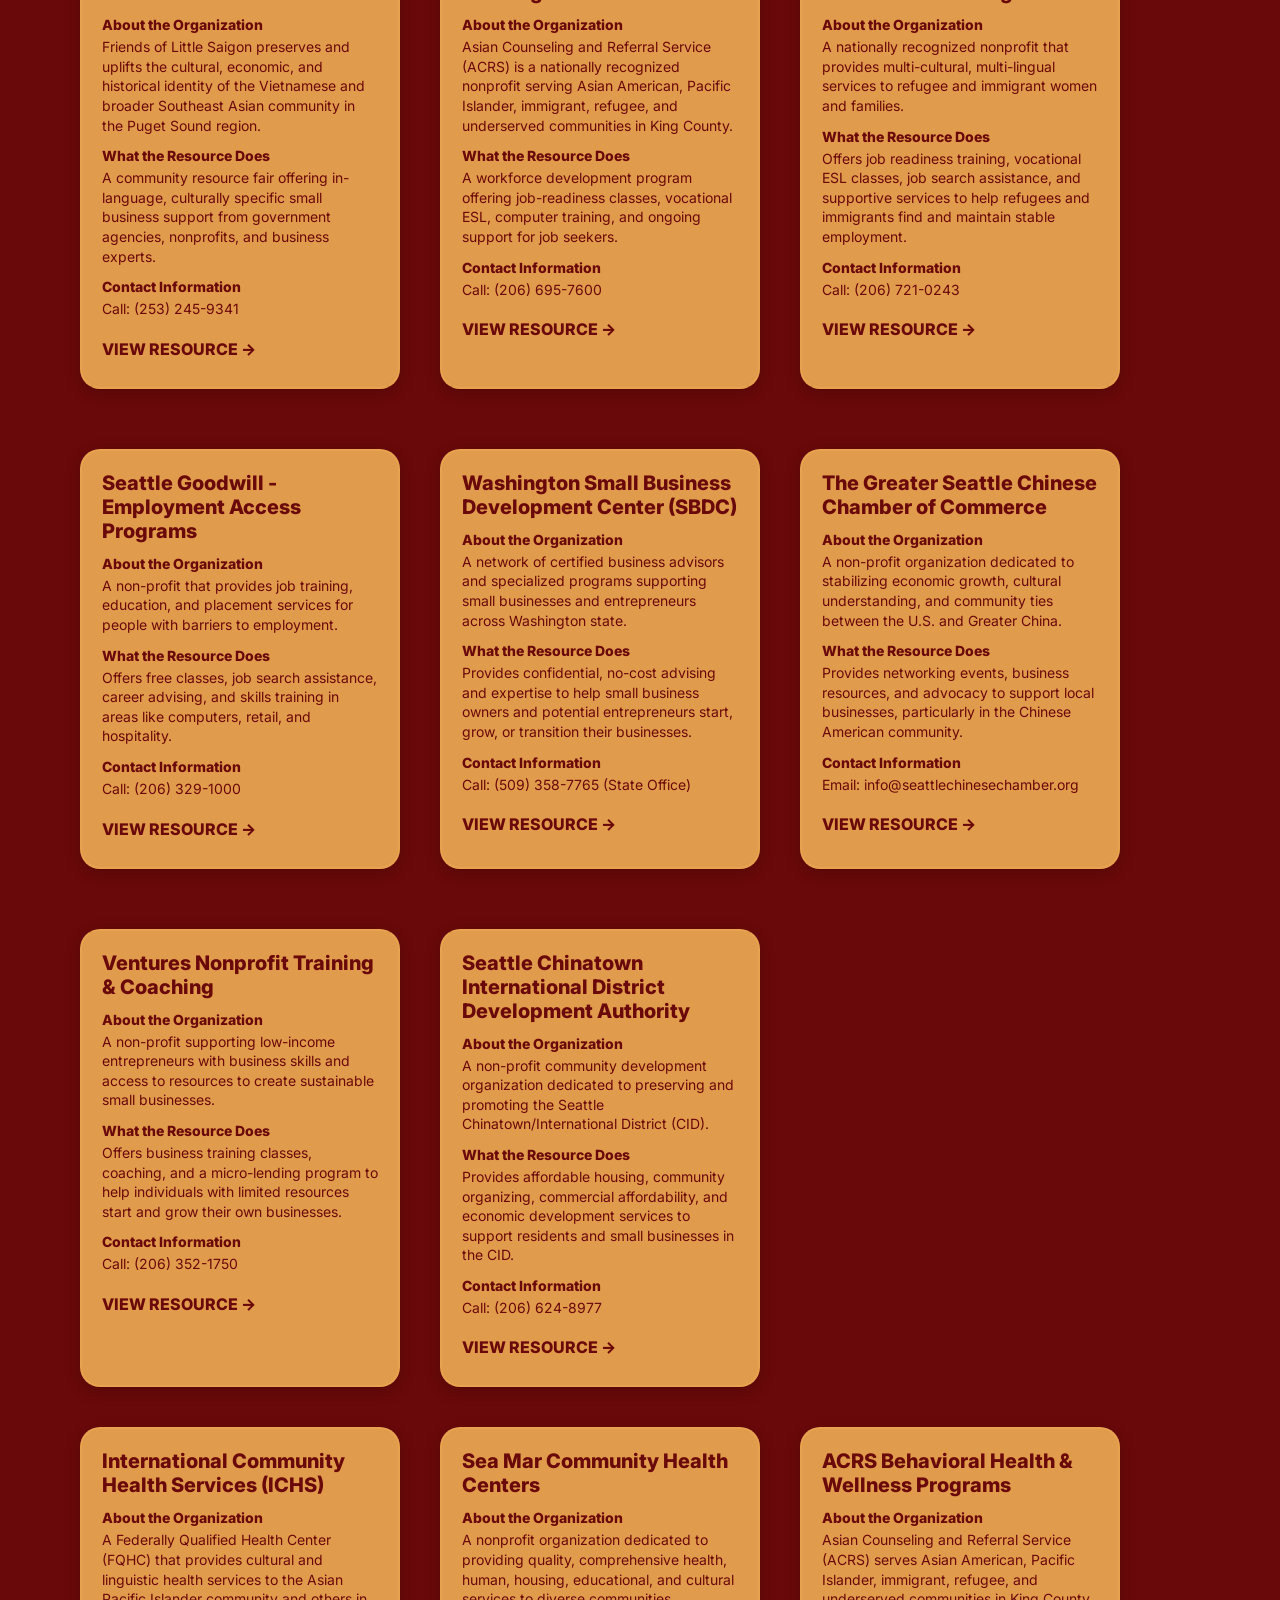
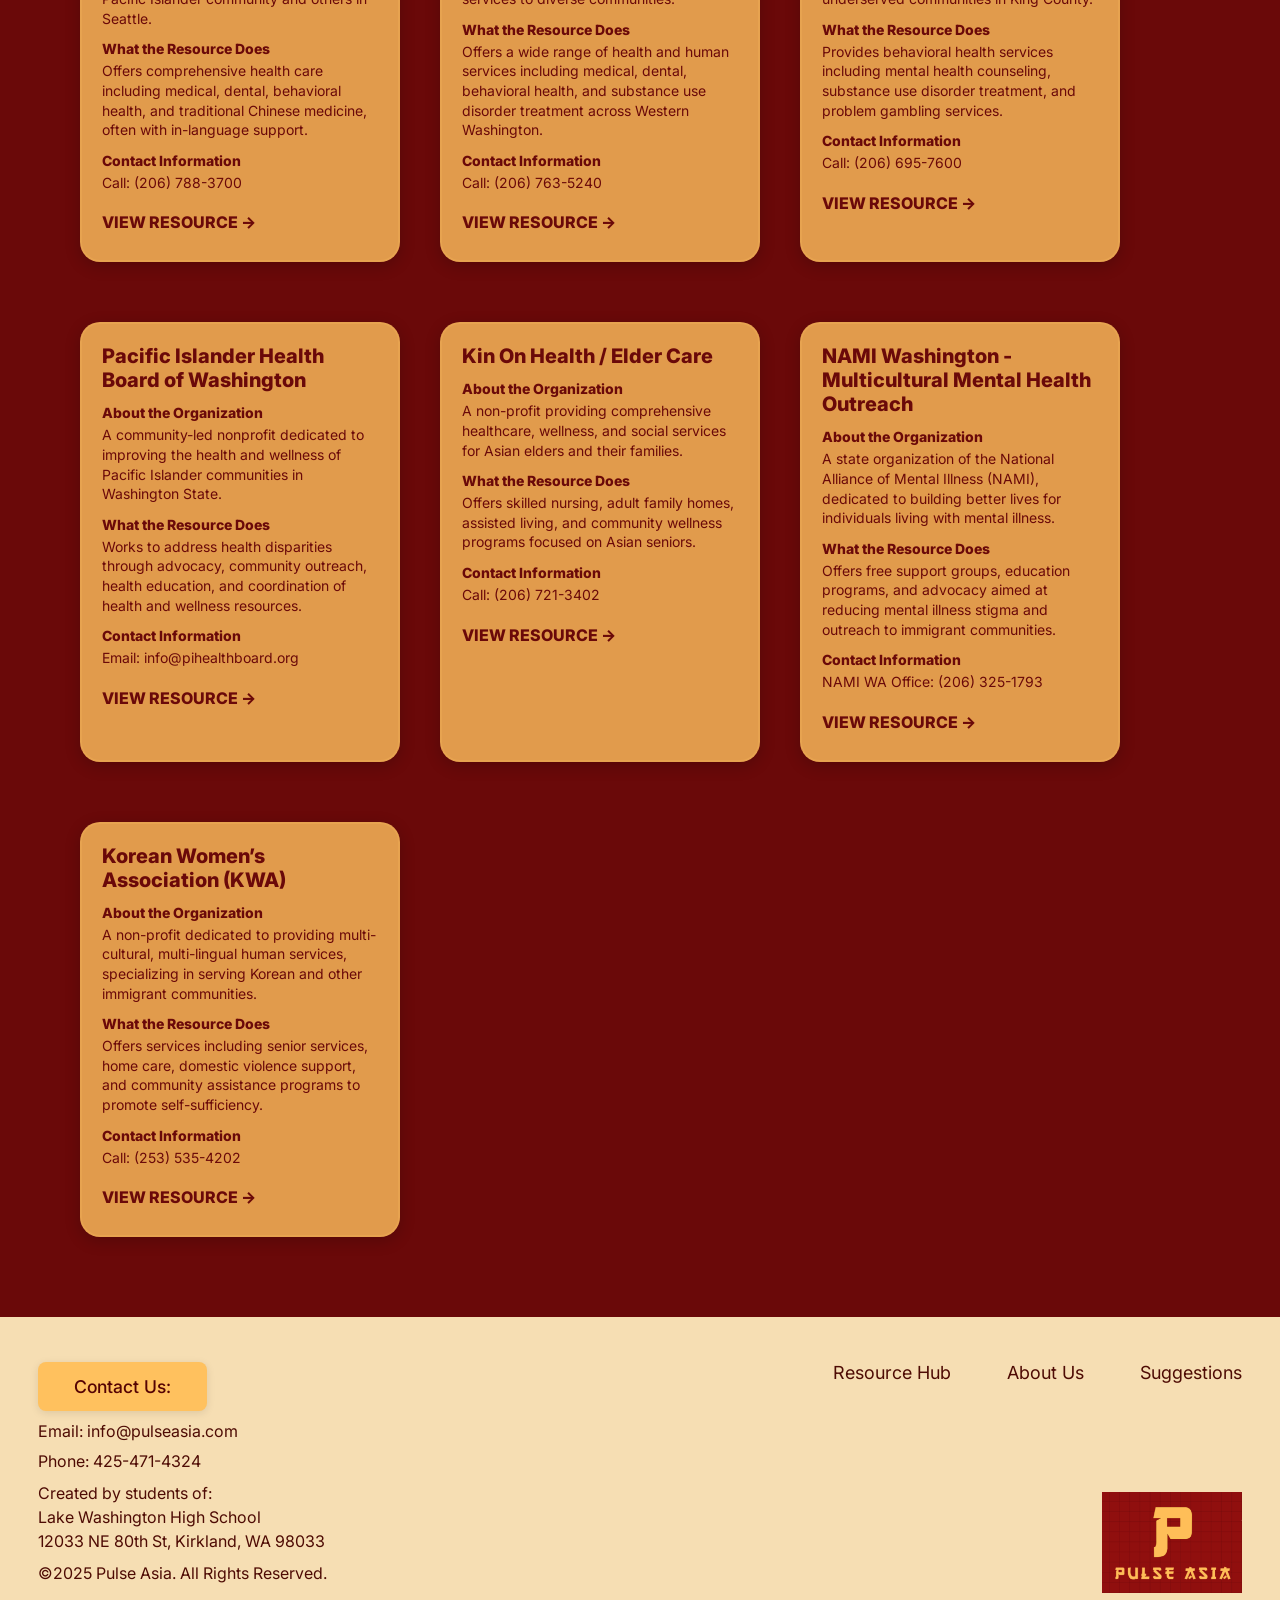
<file: pages/resourcesPage/resources.html>
<!DOCTYPE html>
<html lang="en">
<head>
  <meta charset="UTF-8">
  <meta name="viewport" content="width=device-width, initial-scale=1.0">
  <title>Resources – TSA</title>

  <!-- Inter font -->
  <link href="https://fonts.googleapis.com/css2?family=Inter:wght@400;600;700;800&display=swap" rel="stylesheet">
  <!-- CSS -->
  <link rel="stylesheet" href="resources.css">
</head>
<body>


  <!-- Site Header from Samina -->
  <header class="site-header">
      <div class="navbar__container">

      <!-- Left side: Website name -->
        <a href="/index.html" id="navbar__logo">PulseAsia</a>    
        
        <ul class="navbar__menu">
          <li><a href="../aboutus/aboutus.html">About Us</a></li>
          <li><a href="../resourcesPage/resources.html">Resource Hub</a></li>
          <li><a href="../topthreeresources/topthreeresources.html">Top Three Resources</a></li>
          <li><a href="../suggestions/suggestions.html">Suggestions</a></li>
          <li><a href="../references/references.html">References</a></li>
          <li><a href ="../interactiveMap/map.html">Interactive Maps</a></li>
        </ul>
      </div>
    </header>

  <main class="main-content">
    <!-- Page Header -->
    <header class="page-header">
      Resources
    </header>

    <!-- Search & Filter Section -->
  <div class="filter-container">
    <input type="text" id="searchInput" placeholder="Search resources..." />

    <div class="category-filters">
      <button class="filter-btn" data-category="All">All</button>
      <button class="filter-btn" data-category="Legal">Legal</button>
      <button class="filter-btn" data-category="Education">Education</button>
      <button class="filter-btn" data-category="Culture & Community">Culture & Community</button>
      <button class="filter-btn" data-category="Career / Employment">Career / Employment</button>
      <button class="filter-btn" data-category="Health / Wellness">Health / Wellness</button>
    </div>
  </div>
<!-- Legal Subheading -->
<!-- <h2 class="page-subheader">Legal</h2> -->
<div class="resources-container" data-category="Legal">

    <!-- Immigration Advocates Network Legal Services Directory -->
    <div class="resource-card">
      <div class="resource-card-content">
        <h3 class="resource-title">Immigration Advocates Network Legal Services Directory</h3>
        <div class="resource-section">
          <h4>About the Organization</h4>
          <p>Immigrant Advocates Network is a collaborative effort by leading immigrants’ rights organizations that provide free, accessible resources to increase access to justice for low-income immigrants.</p>
        </div>
        <div class="resource-section">
          <h4>What the Resource Does</h4>
          <p>An interactive, searchable legal services directory map that provides information on the most nearby legal providers.</p>
        </div>
        <div class="resource-section">
          <h4>Contact Information</h4>
          <p>Email: support@immigrationadvocates.org</p>
        </div>
        <a href="https://www.immigrationadvocates.org/legaldirectory/" class="resource-link">VIEW RESOURCE →</a>
      </div>
    </div>

    <!-- Immigration Advocates Network Red Card Ordering -->
    <div class="resource-card">
      <div class="resource-card-content">
        <h3 class="resource-title">Immigration Advocates Network Red Card Ordering</h3>
        <div class="resource-section">
          <h4>About the Organization</h4>
          <p>Immigrant Advocates Network is a collaborative effort by leading immigrants’ rights organizations that provide free, accessible resources to increase access to justice for low-income immigrants.</p>
        </div>
        <div class="resource-section">
          <h4>What the Resource Does</h4>
          <p>Helps with printing and ordering physical Red Cards that explain basic constitutional rights.</p>
        </div>
        <div class="resource-section">
          <h4>Contact Information</h4>
          <p>Email: support@immigrationadvocates.org</p>
        </div>
        <a href="https://www.ilrc.org/redcards" class="resource-link">VIEW RESOURCE →</a>
      </div>
    </div>

    <!-- Asian Counseling and Referral Service (ACRS) – Citizenship & Immigration Assistance -->
    <div class="resource-card">
      <div class="resource-card-content">
        <h3 class="resource-title">Asian Counseling and Referral Service (ACRS) – Citizenship & Immigration Assistance</h3>
        <div class="resource-section">
          <h4>About the Organization</h4>
          <p>ACRS is a nationally recognized nonprofit serving Asian American, Pacific Islander, immigrant, refugee, and underserved communities in King County.</p>
        </div>
        <div class="resource-section">
          <h4>What the Resource Does</h4>
          <p>Provides low-cost legal services and resources for citizenship, DACA, permanent residency, and family petitions to low-income immigrants and refugees.</p>
        </div>
        <div class="resource-section">
          <h4>Contact Information</h4>
          <p>Call: (206) 695-7600</p>
        </div>
        <a href="https://acrs.org/services/citizenship-and-immigration-assistance/" class="resource-link">VIEW RESOURCE →</a>
      </div>
    </div>

    <!-- Asian Bar Association of Washington (ABAW) Legal Clinic -->
    <div class="resource-card">
      <div class="resource-card-content">
        <h3 class="resource-title">Asian Bar Association of Washington (ABAW) Legal Clinic</h3>
        <div class="resource-section">
          <h4>About the Organization</h4>
          <p>A non-profit organization promoting justice, diversity, professional excellence, focusing on the legal needs of the Asian Pacific community.</p>
        </div>
        <div class="resource-section">
          <h4>What the Resource Does</h4>
          <p>Offers free legal advice clinics staffed by volunteer attorneys on family law, housing, employment, and immigration topics.</p>
        </div>
        <div class="resource-section">
          <h4>Contact Information</h4>
          <p>Email: legalclinics@abaw.org</p>
        </div>
        <a href="https://www.abaw.org/Legal-Clinics" class="resource-link">VIEW RESOURCE →</a>
      </div>
    </div>

    <!-- API Chaya -->
    <div class="resource-card">
      <div class="resource-card-content">
        <h3 class="resource-title">API Chaya</h3>
        <div class="resource-section">
          <h4>About the Organization</h4>
          <p>A non-profit organization serving Asian, South Asian, and Pacific Islander survivors of domestic violence, sexual assault, and human trafficking, as well as LGBTQ community members.</p>
        </div>
        <div class="resource-section">
          <h4>What the Resource Does</h4>
          <p>Provides confidential support, advocacy, and resources for survivors, including safety planning, systems of advocacy, and community education.</p>
        </div>
        <div class="resource-section">
          <h4>Contact Information</h4>
          <p>Office/TTY: (206) 325-0325<br>24/7 Crisis Line: 1-877-922-4292</p>
        </div>
        <a href="https://www.apichaya.org/get-help" class="resource-link">VIEW RESOURCE →</a>
      </div>
    </div>

    <!-- Northwest Immigrant Rights Project (NWIRP) -->
    <div class="resource-card">
      <div class="resource-card-content">
        <h3 class="resource-title">Northwest Immigrant Rights Project (NWIRP)</h3>
        <div class="resource-section">
          <h4>About the Organization</h4>
          <p>A nonprofit legal services organization that advocates justice by defending the rights of immigrants and refugees.</p>
        </div>
        <div class="resource-section">
          <h4>What the Resource Does</h4>
          <p>Provides free and low-cost legal assistance in immigration matters, including deportation defense, asylum, and immigration benefits for low-income individuals.</p>
        </div>
        <div class="resource-section">
          <h4>Contact Information</h4>
          <p>Call: (206) 587-4009</p>
        </div>
        <a href="https://www.nwirp.org/" class="resource-link">VIEW RESOURCE →</a>
      </div>
    </div>

    <!-- Asian Bar Association of Washington -->
    <div class="resource-card">
      <div class="resource-card-content">
        <h3 class="resource-title">Asian Bar Association of Washington</h3>
        <div class="resource-section">
          <h4>About the Organization</h4>
          <p>A non-profit promoting justice, diversity, and professional excellence, focusing on the legal needs of the Asian Pacific American community.</p>
        </div>
        <div class="resource-section">
          <h4>What the Resource Does</h4>
          <p>Provides professional development, networking, and support for Asian American Pacific Americans through legal professionals, and hosts community legal clinics.</p>
        </div>
        <div class="resource-section">
          <h4>Contact Information</h4>
          <p>Call: (253) 383-3951</p>
        </div>
        <a href="https://abaw.org/" class="resource-link">VIEW RESOURCE →</a>
      </div>
    </div>

    <!-- Tacoma Community House -->
    <div class="resource-card">
      <div class="resource-card-content">
        <h3 class="resource-title">Tacoma Community House</h3>
        <div class="resource-section">
          <h4>About the Organization</h4>
          <p>A multi-service organization serving immigrants, refugees, and low-income community members, empowering them through education, employment, and legal services.</p>
        </div>
        <div class="resource-section">
          <h4>What the Resource Does</h4>
          <p>Offers a range of services including immigration legal services, adult education, and employment support.</p>
        </div>
        <div class="resource-section">
          <h4>Contact Information</h4>
          <p>Call: (253) 383-3951</p>
        </div>
        <a href="https://www.tacomacommunityhouse.org/" class="resource-link">VIEW RESOURCE →</a>
      </div>
    </div>

</div>

<!-- Education Subheading -->
<!--<h2 class="page-subheader">Education</h2>-->
<div class="resources-container" data-category="Education">

  <!-- Seattle Public Library: Basic Skills for Adult Learners -->
  <div class="resource-card">
    <div class="resource-card-content">
      <h3 class="resource-title">Seattle Public Library: Basic Skills for Adult Learners</h3>
      <div class="resource-section">
        <h4>About the Organization</h4>
        <p>The Seattle Public Library (SPL) provides free learning programs that strengthen literacy, digital skills, and educational access for Seattle residents.</p>
      </div>
      <div class="resource-section">
        <h4>What the Resource Does</h4>
        <p>A collection of free ESL classes, conversation circles, and one-on-one tutoring sessions for adults working to improve English, reading, writing, math, or prepare for GED/HiSET.</p>
      </div>
      <div class="resource-section">
        <h4>Contact Information</h4>
        <p>Call: 206-386-4636</p>
      </div>
      <a href="https://www.spl.org/programs-and-services/learning/basic-skills-for-adult-learners" class="resource-link">VIEW RESOURCE →</a>
    </div>
  </div>

  <!-- King County Library System (KCLS): Adult Learner ELL Classes -->
  <div class="resource-card">
    <div class="resource-card-content">
      <h3 class="resource-title">King County Library System (KCLS): Adult Learner ELL Classes</h3>
      <div class="resource-section">
        <h4>About the Organization</h4>
        <p>The King County Library System (KCLS) provides community-centered educational services across multiple library branches in King County.</p>
      </div>
      <div class="resource-section">
        <h4>What the Resource Does</h4>
        <p>Free online and in-person English Language Learning (ELL) classes led by experienced instructors, offered at various times and locations.</p>
      </div>
      <div class="resource-section">
        <h4>Contact Information</h4>
        <p>Call: (425) 462-9600 or (800) 462-9600 (in Washington State)</p>
      </div>
      <a href="https://kcls.org/adult-learners/#english" class="resource-link">VIEW RESOURCE →</a>
    </div>
  </div>

  <!-- Kandelia College and Career Readiness Programs -->
  <div class="resource-card">
    <div class="resource-card-content">
      <h3 class="resource-title">Kandelia College and Career Readiness Programs</h3>
      <div class="resource-section">
        <h4>About the Organization</h4>
        <p>A non-profit organization that focuses on establishing successful transitions for immigrant and refugee communities through educational and developmental programs.</p>
      </div>
      <div class="resource-section">
        <h4>What the Resource Does</h4>
        <p>Offers college and career readiness programs including High School Equivalency preparation (GED/HiSET), financial aid workshops, and career coaching.</p>
      </div>
      <div class="resource-section">
        <h4>Contact Information</h4>
        <p>Call: (206) 816-3686</p>
      </div>
      <a href="https://www.kandelia.org/" class="resource-link">VIEW RESOURCE →</a>
    </div>
  </div>

  <!-- CAPAA Educational Opportunity Gap Oversight -->
  <div class="resource-card">
    <div class="resource-card-content">
      <h3 class="resource-title">CAPAA Educational Opportunity Gap Oversight</h3>
      <div class="resource-section">
        <h4>About the Organization</h4>
        <p>The Washington State Commission on Asian Pacific American Affairs (CAPAA) advises the Governor and state agencies on issues impacting the Asian Pacific American community.</p>
      </div>
      <div class="resource-section">
        <h4>What the Resource Does</h4>
        <p>Monitors and advocates for policies that address the educational opportunity gap faced by Asian Pacific American students in Washington state.</p>
      </div>
      <div class="resource-section">
        <h4>Contact Information</h4>
        <p>Call: (360) 725-5667</p>
      </div>
      <a href="https://capaa.wa.gov/" class="resource-link">VIEW RESOURCE →</a>
    </div>
  </div>

  <!-- Refugee Women’s Alliance (ReWA) -->
  <div class="resource-card">
    <div class="resource-card-content">
      <h3 class="resource-title">Refugee Women’s Alliance (ReWA)</h3>
      <div class="resource-section">
        <h4>About the Organization</h4>
        <p>A nationally recognized nonprofit providing multi-cultural, multi-lingual services to refugee and immigrant women and families.</p>
      </div>
      <div class="resource-section">
        <h4>What the Resource Does</h4>
        <p>Offers social, educational, and employment services, including ESL classes, tutoring, youth programs, and citizenship assistance.</p>
      </div>
      <div class="resource-section">
        <h4>Contact Information</h4>
        <p>Call: (206) 721-0243</p>
      </div>
      <a href="https://www.rewa.org/" class="resource-link">VIEW RESOURCE →</a>
    </div>
  </div>

  <!-- ReWA Naturalized and Legal Services -->
  <div class="resource-card">
    <div class="resource-card-content">
      <h3 class="resource-title">ReWA Naturalized and Legal Services</h3>
      <div class="resource-section">
        <h4>About the Organization</h4>
        <p>A nationally recognized nonprofit providing multi-cultural, multi-lingual services to refugee and immigrant women and families.</p>
      </div>
      <div class="resource-section">
        <h4>What the Resource Does</h4>
        <p>Provides low-cost naturalization and immigration legal services to refugees and immigrants, including assistance with citizenship applications and consultations.</p>
      </div>
      <div class="resource-section">
        <h4>Contact Information</h4>
        <p>Call: (206) 721-0243</p>
      </div>
      <a href="https://www.rewa.org/services/naturalization-and-legal-services/" class="resource-link">VIEW RESOURCE →</a>
    </div>
  </div>

  <!-- Denise Louise Education Center -->
  <div class="resource-card">
    <div class="resource-card-content">
      <h3 class="resource-title">Denise Louise Education Center</h3>
      <div class="resource-section">
        <h4>About the Organization</h4>
        <p>A non-profit organization dedicated to extending comprehensive, culturally responsive early childhood education services for Seattle’s immigrant community.</p>
      </div>
      <div class="resource-section">
        <h4>What the Resource Does</h4>
        <p>Offers early learning programs (Head Start, ECEAP, and Preschool) for children from birth to five, focusing on serving immigrant and refugee families.</p>
      </div>
      <div class="resource-section">
        <h4>Contact Information</h4>
        <p>Call: (206) 767-4999</p>
      </div>
      <a href="https://deniselouie.org/" class="resource-link">VIEW RESOURCE →</a>
    </div>
  </div>

  <!-- Filipino Community of Seattle (FCS) Youth Development Programs -->
  <div class="resource-card">
    <div class="resource-card-content">
      <h3 class="resource-title">Filipino Community of Seattle (FCS) Youth Development Programs</h3>
      <div class="resource-section">
        <h4>About the Organization</h4>
        <p>The Filipino Community of Seattle is dedicated to providing programs and services to Filipino and other communities in the Seattle area.</p>
      </div>
      <div class="resource-section">
        <h4>What the Resource Does</h4>
        <p>Offers programs and activities designed to support the educational and social development of youth, including tutoring, mentorship, and cultural enrichment.</p>
      </div>
      <div class="resource-section">
        <h4>Contact Information</h4>
        <p>Call: (206) 722-9200</p>
      </div>
      <a href="https://www.filcommsea.org/youth-development" class="resource-link">VIEW RESOURCE →</a>
    </div>
  </div>

</div>

<!-- Culture & Community Subheading -->
<!--<h2 class="page-subheader">Culture & Community</h2>-->
<div class="resources-container" data-category="Culture & Community">

  <!-- Seattle Japanese Garden -->
  <div class="resource-card">
    <div class="resource-card-content">
      <h3 class="resource-title">Seattle Japanese Garden</h3>
      <div class="resource-section">
        <h4>About the Organization</h4>
        <p>A 3.5-acre park located within Washington Park Arboretum, managed by the City of Seattle and supported by the Arboretum Foundation.</p>
      </div>
      <div class="resource-section">
        <h4>What the Resource Does</h4>
        <p>A classical Japanese strolling garden that hosts seasonal events, cultural programs, and educational tours about Japanese garden design and culture.</p>
      </div>
      <div class="resource-section">
        <h4>Contact Information</h4>
        <p>Call: (206) 684-4725</p>
      </div>
      <a href="https://www.seattlejapanesegarden.org/" class="resource-link">VIEW RESOURCE →</a>
    </div>
  </div>

  <!-- Seattle Buddhist Temple Bon Odori Festival -->
  <div class="resource-card">
    <div class="resource-card-content">
      <h3 class="resource-title">Seattle Buddhist Temple Bon Odori Festival</h3>
      <div class="resource-section">
        <h4>About the Organization</h4>
        <p>A major Buddhist Temple in Seattle that serves the local Japanese American community and practices Jodo Shinsu Buddhism.</p>
      </div>
      <div class="resource-section">
        <h4>What the Resource Does</h4>
        <p>Hosts the annual Bon Odori Festival, featuring Japanese folk dancing, food, music, and ancestor celebrations.</p>
      </div>
      <div class="resource-section">
        <h4>Contact Information</h4>
        <p>Call: (206) 622-4293</p>
      </div>
      <a href="https://seattlebetsuin.org/2025-bon-odori/" class="resource-link">VIEW RESOURCE →</a>
    </div>
  </div>

  <!-- Vietnamese Cultural Center -->
  <div class="resource-card">
    <div class="resource-card-content">
      <h3 class="resource-title">Vietnamese Cultural Center</h3>
      <div class="resource-section">
        <h4>About the Organization</h4>
        <p>A non-profit dedicated to preserving and promoting Vietnamese culture, language, and heritage in the Greater Seattle area.</p>
      </div>
      <div class="resource-section">
        <h4>What the Resource Does</h4>
        <p>Hosts cultural classes, holiday celebrations, and community gatherings that showcase the traditions of Vietnam.</p>
      </div>
      <div class="resource-section">
        <h4>Contact Information</h4>
        <p>Email: vietnamese.cultural.center.wa@gmail.com</p>
      </div>
      <a href="https://vietnameseculturalctr.squarespace.com/" class="resource-link">VIEW RESOURCE →</a>
    </div>
  </div>

  <!-- Sulekha Indian Concerts and Cultural Events -->
  <div class="resource-card">
    <div class="resource-card-content">
      <h3 class="resource-title">Sulekha Indian Concerts and Cultural Events</h3>
      <div class="resource-section">
        <h4>About the Organization</h4>
        <p>An online platform and community portal that connects communities with Indian cultural events.</p>
      </div>
      <div class="resource-section">
        <h4>What the Resource Does</h4>
        <p>Serves as a listings site for Indian concerts, cultural events, festivals, and community gatherings in Washington.</p>
      </div>
      <div class="resource-section">
        <h4>Contact Information</h4>
        <p>Call: +1-512-231-9226</p>
      </div>
      <a href="https://events.sulekha.com/" class="resource-link">VIEW RESOURCE →</a>
    </div>
  </div>

  <!-- Korean Adoptee Family Foundation’s Socialization and Cultural Events -->
  <div class="resource-card">
    <div class="resource-card-content">
      <h3 class="resource-title">Korean Adoptee Family Foundation Socialization and Cultural Events</h3>
      <div class="resource-section">
        <h4>About the Organization</h4>
        <p>A non-profit supporting Korean adoptees and their families through community building and cultural integration.</p>
      </div>
      <div class="resource-section">
        <h4>What the Resource Does</h4>
        <p>Organizes cultural workshops, holiday celebrations, and social events to build community among Korean adoptees.</p>
      </div>
      <div class="resource-section">
        <h4>Contact Information</h4>
        <p>Email: koraff@koraff.org</p>
      </div>
      <a href="https://www.koraff.org/event" class="resource-link">VIEW RESOURCE →</a>
    </div>
  </div>

  <!-- Filipino Community Center Lunch, Gatherings, and Cultural Events -->
  <div class="resource-card">
    <div class="resource-card-content">
      <h3 class="resource-title">Filipino Community Center: Lunch, Gatherings, and Cultural Events</h3>
      <div class="resource-section">
        <h4>About the Organization</h4>
        <p>Provides programs and services to Filipino and other communities in the Seattle area.</p>
      </div>
      <div class="resource-section">
        <h4>What the Resource Does</h4>
        <p>Hosts community events, lunch programs, and cultural celebrations showcasing Filipino heritage.</p>
      </div>
      <div class="resource-section">
        <h4>Contact Information</h4>
        <p>Call: (206) 722-9200</p>
      </div>
      <a href="https://www.filcommsea.org/upcoming-events" class="resource-link">VIEW RESOURCE →</a>
    </div>
  </div>

  <!-- Seattle Chinese Garden at South Seattle College -->
  <div class="resource-card">
    <div class="resource-card-content">
      <h3 class="resource-title">Seattle Chinese Garden at South Seattle College</h3>
      <div class="resource-section">
        <h4>About the Organization</h4>
        <p>A public garden project maintaining a Sichuan-style Chinese garden in the Pacific Northwest.</p>
      </div>
      <div class="resource-section">
        <h4>What the Resource Does</h4>
        <p>Hosts cultural events, festivals (like Lunar New Year), workshops, and regular Tai Chi lessons.</p>
      </div>
      <div class="resource-section">
        <h4>Contact Information</h4>
        <p>Call: (206) 934-5219</p>
      </div>
      <a href="https://www.seattlechinesegarden.org/" class="resource-link">VIEW RESOURCE →</a>
    </div>
  </div>

  <!-- PANDA FEST Asian Food Festival and Market Fairs -->
  <div class="resource-card">
    <div class="resource-card-content">
      <h3 class="resource-title">PANDA FEST Asian Food Festival and Market Fairs</h3>
      <div class="resource-section">
        <h4>About the Organization</h4>
        <p>Hosts large-scale outdoor events focused on Asian food, culture, and community commerce.</p>
      </div>
      <div class="resource-section">
        <h4>What the Resource Does</h4>
        <p>Hosts Asian food festivals and night market fairs featuring vendors, merchandise, and cultural performances.</p>
      </div>
      <div class="resource-section">
        <h4>Contact Information</h4>
        <p>Via website contact form</p>
      </div>
      <a href="https://www.pandafests.com/events-1/project-one-ephnc-fphyr-ark8l-t6wh7" class="resource-link">VIEW RESOURCE →</a>
    </div>
  </div>

  <!-- Seattle Art Museum Community Celebrations -->
  <div class="resource-card">
    <div class="resource-card-content">
      <h3 class="resource-title">Seattle Art Museum Community Celebrations</h3>
      <div class="resource-section">
        <h4>About the Organization</h4>
        <p>A major museum in the Pacific Northwest connecting art to life through collections, exhibitions, and programs.</p>
      </div>
      <div class="resource-section">
        <h4>What the Resource Does</h4>
        <p>Hosts major annual cultural celebrations, such as the Lunar New Year Family Festival, and other community events.</p>
      </div>
      <div class="resource-section">
        <h4>Contact Information</h4>
        <p>Call: (206) 654-3100</p>
      </div>
      <a href="https://www.seattleartmuseum.org/whats-on/events/lunar-new-year-family-festival-feb-21" class="resource-link">VIEW RESOURCE →</a>
    </div>
  </div>

</div>

<!-- Career / Employment Subheading -->
<!--<h2 class="page-subheader">Career / Employment</h2>-->
<div class="resources-container" data-category="Career / Employment">

  <!-- South East Asian Small Business Resource Fair -->
  <div class="resource-card">
    <div class="resource-card-content">
      <h3 class="resource-title">South East Asian Small Business Resource Fair</h3>
      <div class="resource-section">
        <h4>About the Organization</h4>
        <p>Friends of Little Saigon preserves and uplifts the cultural, economic, and historical identity of the Vietnamese and broader Southeast Asian community in the Puget Sound region.</p>
      </div>
      <div class="resource-section">
        <h4>What the Resource Does</h4>
        <p>A community resource fair offering in-language, culturally specific small business support from government agencies, nonprofits, and business experts.</p>
      </div>
      <div class="resource-section">
        <h4>Contact Information</h4>
        <p>Call: (253) 245-9341</p>
      </div>
      <a href="https://flsseattle.org/what-we-do/small-business/" class="resource-link">VIEW RESOURCE →</a>
    </div>
  </div>

  <!-- ACRS Employment & Training Services -->
  <div class="resource-card">
    <div class="resource-card-content">
      <h3 class="resource-title">ACRS Employment & Training Services</h3>
      <div class="resource-section">
        <h4>About the Organization</h4>
        <p>Asian Counseling and Referral Service (ACRS) is a nationally recognized nonprofit serving Asian American, Pacific Islander, immigrant, refugee, and underserved communities in King County.</p>
      </div>
      <div class="resource-section">
        <h4>What the Resource Does</h4>
        <p>A workforce development program offering job-readiness classes, vocational ESL, computer training, and ongoing support for job seekers.</p>
      </div>
      <div class="resource-section">
        <h4>Contact Information</h4>
        <p>Call: (206) 695-7600</p>
      </div>
      <a href="https://acrs.org/services/employment-and-training-services/employment-training-services/" class="resource-link">VIEW RESOURCE →</a>
    </div>
  </div>

  <!-- ReWA Employment and Vocational Training -->
  <div class="resource-card">
    <div class="resource-card-content">
      <h3 class="resource-title">ReWA Employment and Vocational Training</h3>
      <div class="resource-section">
        <h4>About the Organization</h4>
        <p>A nationally recognized nonprofit that provides multi-cultural, multi-lingual services to refugee and immigrant women and families.</p>
      </div>
      <div class="resource-section">
        <h4>What the Resource Does</h4>
        <p>Offers job readiness training, vocational ESL classes, job search assistance, and supportive services to help refugees and immigrants find and maintain stable employment.</p>
      </div>
      <div class="resource-section">
        <h4>Contact Information</h4>
        <p>Call: (206) 721-0243</p>
      </div>
      <a href="https://www.rewa.org/services/employment-and-vocational-training/" class="resource-link">VIEW RESOURCE →</a>
    </div>
  </div>

  <!-- Seattle Goodwill - Employment Access Programs -->
  <div class="resource-card">
    <div class="resource-card-content">
      <h3 class="resource-title">Seattle Goodwill - Employment Access Programs</h3>
      <div class="resource-section">
        <h4>About the Organization</h4>
        <p>A non-profit that provides job training, education, and placement services for people with barriers to employment.</p>
      </div>
      <div class="resource-section">
        <h4>What the Resource Does</h4>
        <p>Offers free classes, job search assistance, career advising, and skills training in areas like computers, retail, and hospitality.</p>
      </div>
      <div class="resource-section">
        <h4>Contact Information</h4>
        <p>Call: (206) 329-1000</p>
      </div>
      <a href="https://evergreengoodwill.org/" class="resource-link">VIEW RESOURCE →</a>
    </div>
  </div>

  <!-- Washington Small Business Development Center (SBDC) -->
  <div class="resource-card">
    <div class="resource-card-content">
      <h3 class="resource-title">Washington Small Business Development Center (SBDC)</h3>
      <div class="resource-section">
        <h4>About the Organization</h4>
        <p>A network of certified business advisors and specialized programs supporting small businesses and entrepreneurs across Washington state.</p>
      </div>
      <div class="resource-section">
        <h4>What the Resource Does</h4>
        <p>Provides confidential, no-cost advising and expertise to help small business owners and potential entrepreneurs start, grow, or transition their businesses.</p>
      </div>
      <div class="resource-section">
        <h4>Contact Information</h4>
        <p>Call: (509) 358-7765 (State Office)</p>
      </div>
      <a href="https://wsbdc.org/" class="resource-link">VIEW RESOURCE →</a>
    </div>
  </div>

  <!-- The Greater Seattle Chinese Chamber of Commerce -->
  <div class="resource-card">
    <div class="resource-card-content">
      <h3 class="resource-title">The Greater Seattle Chinese Chamber of Commerce</h3>
      <div class="resource-section">
        <h4>About the Organization</h4>
        <p>A non-profit organization dedicated to stabilizing economic growth, cultural understanding, and community ties between the U.S. and Greater China.</p>
      </div>
      <div class="resource-section">
        <h4>What the Resource Does</h4>
        <p>Provides networking events, business resources, and advocacy to support local businesses, particularly in the Chinese American community.</p>
      </div>
      <div class="resource-section">
        <h4>Contact Information</h4>
        <p>Email: info@seattlechinesechamber.org</p>
      </div>
      <a href="https://www.seattlechinesechamber.org/" class="resource-link">VIEW RESOURCE →</a>
    </div>
  </div>

  <!-- Ventures Nonprofit Training & Coaching -->
  <div class="resource-card">
    <div class="resource-card-content">
      <h3 class="resource-title">Ventures Nonprofit Training & Coaching</h3>
      <div class="resource-section">
        <h4>About the Organization</h4>
        <p>A non-profit supporting low-income entrepreneurs with business skills and access to resources to create sustainable small businesses.</p>
      </div>
      <div class="resource-section">
        <h4>What the Resource Does</h4>
        <p>Offers business training classes, coaching, and a micro-lending program to help individuals with limited resources start and grow their own businesses.</p>
      </div>
      <div class="resource-section">
        <h4>Contact Information</h4>
        <p>Call: (206) 352-1750</p>
      </div>
      <a href="https://www.venturesnonprofit.org/" class="resource-link">VIEW RESOURCE →</a>
    </div>
  </div>

  <!-- Seattle Chinatown International District Development Authority -->
  <div class="resource-card">
    <div class="resource-card-content">
      <h3 class="resource-title">Seattle Chinatown International District Development Authority</h3>
      <div class="resource-section">
        <h4>About the Organization</h4>
        <p>A non-profit community development organization dedicated to preserving and promoting the Seattle Chinatown/International District (CID).</p>
      </div>
      <div class="resource-section">
        <h4>What the Resource Does</h4>
        <p>Provides affordable housing, community organizing, commercial affordability, and economic development services to support residents and small businesses in the CID.</p>
      </div>
      <div class="resource-section">
        <h4>Contact Information</h4>
        <p>Call: (206) 624-8977</p>
      </div>
      <a href="https://scidpda.org/" class="resource-link">VIEW RESOURCE →</a>
    </div>
  </div>

</div>

<!-- Health / Wellness Subheading -->
<!--<h2 class="page-subheader">Health / Wellness</h2>-->
<div class="resources-container" data-category="Health / Wellness">

  <!-- International Community Health Services (ICHS) -->
  <div class="resource-card">
    <div class="resource-card-content">
      <h3 class="resource-title">International Community Health Services (ICHS)</h3>
      <div class="resource-section">
        <h4>About the Organization</h4>
        <p>A Federally Qualified Health Center (FQHC) that provides cultural and linguistic health services to the Asian Pacific Islander community and others in Seattle.</p>
      </div>
      <div class="resource-section">
        <h4>What the Resource Does</h4>
        <p>Offers comprehensive health care including medical, dental, behavioral health, and traditional Chinese medicine, often with in-language support.</p>
      </div>
      <div class="resource-section">
        <h4>Contact Information</h4>
        <p>Call: (206) 788-3700</p>
      </div>
      <a href="https://www.ichs.com/" class="resource-link">VIEW RESOURCE →</a>
    </div>
  </div>

  <!-- Sea Mar Community Health Centers -->
  <div class="resource-card">
    <div class="resource-card-content">
      <h3 class="resource-title">Sea Mar Community Health Centers</h3>
      <div class="resource-section">
        <h4>About the Organization</h4>
        <p>A nonprofit organization dedicated to providing quality, comprehensive health, human, housing, educational, and cultural services to diverse communities.</p>
      </div>
      <div class="resource-section">
        <h4>What the Resource Does</h4>
        <p>Offers a wide range of health and human services including medical, dental, behavioral health, and substance use disorder treatment across Western Washington.</p>
      </div>
      <div class="resource-section">
        <h4>Contact Information</h4>
        <p>Call: (206) 763-5240</p>
      </div>
      <a href="https://www.ichs.com/" class="resource-link">VIEW RESOURCE →</a>
    </div>
  </div>

  <!-- ACRS Behavioral Health & Wellness programs -->
  <div class="resource-card">
    <div class="resource-card-content">
      <h3 class="resource-title">ACRS Behavioral Health & Wellness Programs</h3>
      <div class="resource-section">
        <h4>About the Organization</h4>
        <p>Asian Counseling and Referral Service (ACRS) serves Asian American, Pacific Islander, immigrant, refugee, and underserved communities in King County.</p>
      </div>
      <div class="resource-section">
        <h4>What the Resource Does</h4>
        <p>Provides behavioral health services including mental health counseling, substance use disorder treatment, and problem gambling services.</p>
      </div>
      <div class="resource-section">
        <h4>Contact Information</h4>
        <p>Call: (206) 695-7600</p>
      </div>
      <a href="https://acrs.org/services/behavioral-health-and-wellness/" class="resource-link">VIEW RESOURCE →</a>
    </div>
  </div>

  <!-- Pacific Islander Health Board of Washington -->
  <div class="resource-card">
    <div class="resource-card-content">
      <h3 class="resource-title">Pacific Islander Health Board of Washington</h3>
      <div class="resource-section">
        <h4>About the Organization</h4>
        <p>A community-led nonprofit dedicated to improving the health and wellness of Pacific Islander communities in Washington State.</p>
      </div>
      <div class="resource-section">
        <h4>What the Resource Does</h4>
        <p>Works to address health disparities through advocacy, community outreach, health education, and coordination of health and wellness resources.</p>
      </div>
      <div class="resource-section">
        <h4>Contact Information</h4>
        <p>Email: info@pihealthboard.org</p>
      </div>
      <a href="https://www.pihealthboard.org/" class="resource-link">VIEW RESOURCE →</a>
    </div>
  </div>

  <!-- Kin On Health / Elder Care -->
  <div class="resource-card">
    <div class="resource-card-content">
      <h3 class="resource-title">Kin On Health / Elder Care</h3>
      <div class="resource-section">
        <h4>About the Organization</h4>
        <p>A non-profit providing comprehensive healthcare, wellness, and social services for Asian elders and their families.</p>
      </div>
      <div class="resource-section">
        <h4>What the Resource Does</h4>
        <p>Offers skilled nursing, adult family homes, assisted living, and community wellness programs focused on Asian seniors.</p>
      </div>
      <div class="resource-section">
        <h4>Contact Information</h4>
        <p>Call: (206) 721-3402</p>
      </div>
      <a href="https://kinon.org/" class="resource-link">VIEW RESOURCE →</a>
    </div>
  </div>

  <!-- NAMI Washington - Multicultural Mental Health Outreach -->
  <div class="resource-card">
    <div class="resource-card-content">
      <h3 class="resource-title">NAMI Washington - Multicultural Mental Health Outreach</h3>
      <div class="resource-section">
        <h4>About the Organization</h4>
        <p>A state organization of the National Alliance of Mental Illness (NAMI), dedicated to building better lives for individuals living with mental illness.</p>
      </div>
      <div class="resource-section">
        <h4>What the Resource Does</h4>
        <p>Offers free support groups, education programs, and advocacy aimed at reducing mental illness stigma and outreach to immigrant communities.</p>
      </div>
      <div class="resource-section">
        <h4>Contact Information</h4>
        <p>NAMI WA Office: (206) 325-1793</p>
      </div>
      <a href="https://www.namiwa.org/" class="resource-link">VIEW RESOURCE →</a>
    </div>
  </div>

  <!-- Korean Women’s Association (KWA) -->
  <div class="resource-card">
    <div class="resource-card-content">
      <h3 class="resource-title">Korean Women’s Association (KWA)</h3>
      <div class="resource-section">
        <h4>About the Organization</h4>
        <p>A non-profit dedicated to providing multi-cultural, multi-lingual human services, specializing in serving Korean and other immigrant communities.</p>
      </div>
      <div class="resource-section">
        <h4>What the Resource Does</h4>
        <p>Offers services including senior services, home care, domestic violence support, and community assistance programs to promote self-sufficiency.</p>
      </div>
      <div class="resource-section">
        <h4>Contact Information</h4>
        <p>Call: (253) 535-4202</p>
      </div>
      <a href="https://www.kwacares.org/" class="resource-link">VIEW RESOURCE →</a>
    </div>
  </div>

</div>
</main>

 <footer class="site-footer">
            <div class="footer-content">

                <!-- Left column -->
                <div class="footer-left">
                    <a href="mailto:moodyxoreo@gmail.com" class="contact-btn">Contact Us:</a>
     

                    <p>Email: info@pulseasia.com</p>
                    <p>Phone: 425-471-4324</p>

                    <p class="footer-created">
                        Created by students of:<br />
                        Lake Washington High School<br />
                        12033 NE 80th St, Kirkland, WA 98033
                    </p>

                    <p class="footer-copyright">
                        ©2025 Pulse Asia. All Rights Reserved.
                    </p>
                </div>

                <!-- Right column -->
                <div class="footer-right">
                    <nav class="footer-links">
                      <a href="../resourcesPage/resources.html">Resource Hub</a>
                      <a href="../aboutus/aboutus.html">About Us</a>
                      <a href="../suggestions/suggestions.html">Suggestions</a>
                    </nav>

                    <!-- Footer Logo Image -->
                    <img
                        src="/images/PULSEASIALOGO.png"
                        alt="Pulse Asia Logo"
                        class="footer-logo"
                    >
                </div>

            </div>
        </footer>

        <script src="resources.js"></script>
</body>
</html>
</file>
<file: pages/aboutus/styleLahari.css>
body {
  margin: 0;
  font-family: 'Inter', sans-serif;
  background-color: #6A0909;
  color: #F6DFC0;
}

/* Header wrapper */

.site-header {
  background: #4E0B04;
  height: 89.37px;
  display: flex;
  justify-content: center;
  align-items: center;
  font-size: 1.2rem;
  position: sticky;
  top: 0;
  z-index: 999;
  font-family: 'Kumb Sans', sans-serif;
}

/* Inner navbar container */
.site-header .navbar__container {
  display: flex;
  justify-content: space-between;
  align-items: center;
  height: 80px;
  width: 100%;
  max-width: 2000px;
  margin: 0 auto;
  padding: 0 50px;
}

/* Logo */
#navbar__logo {
  color: #FFC15E;
  text-decoration: none;
  font-weight: bolder;
  font-size: 2rem;
}

/* Menu */
.navbar__menu {
  display: flex;
  align-items: center;
  list-style: none;
  gap: 2rem;
}

/* Links */
.navbar__menu a {
  color: #FBC52A;
  text-decoration: none;
  font-weight: bold;
}

.navbar__menu a:hover {
  color: #af8a23;
  transition: all 0.3s ease;
}

/* ========================= */
/* FOOTER */
/* ========================= */

.site-footer {
  background-color: #F6DEB3;
  padding: 5vh 3vw;
  display: flex;
  justify-content: center;
}

.footer-content {
  width: 100%;
  display: flex;
  justify-content: space-between;
  color: #4E0B04;
  font-family: 'Inter', sans-serif;
}

/* Left side */
.footer-left p {
  margin: 10px 0;
  font-size: 16px;
  padding-left: 0;
}

.contact-btn {
  background: #FFC15E;
  color: #550303;
  border: 0 !important;
  outline: 0 !important;
  text-decoration: none !important;
  -webkit-tap-highlight-color: transparent;

  border-radius: 8px;
  padding: 14px 36px;
  font-size: 1.1rem;
  font-weight: 500;
  cursor: pointer;
  box-shadow: 0 2px 8px rgba(0,0,0,0.10);
  margin-top: auto;
  align-self: flex-start;
  transition: background 0.2s;
  display: inline-block;
}

.contact-btn:hover,
.contact-btn:focus,
.contact-btn:active {
  outline: none;
  text-decoration: none;
  transform: scale(1.05);
  background: #E19C4D; 
  transition: transform 0.3s ease, background 0.3s ease;
}

.footer-created {
  margin-top: 20px;
  line-height: 1.5;
}

.footer-copyright {
  margin-top: 20px;
  font-size: 14px;
}

/*right side*/
.footer-right {
  display: flex;
  flex-direction: column;
  align-items: flex-end;
  height: 100%;
  justify-content: space-between;
  gap: 1vw;
}

.footer-links a {
  margin-bottom: 20px;
  text-decoration: none;
  color: #4E0B04;
  margin-left: 2vw;
}

.footer-logo {
  margin-top: auto; /* 👈 pushes logo to bottom */
  width: 140px;
  height: auto;
}

.footer-links a:hover {
  opacity: 0.8;
}

/* Logo image */
.footer-logo {
  width: 140px;
  height: auto;
}

.image-container {
    width: 400px;
}

.page-marginleft {
    margin-left: 10vw;
}

.section-title p {
    text-align: center;
    font-size: 25px;
}




.content-block {
  display: flex; 
  flex-direction: column; 
  align-items:flex-start;
}

.content-card {
  width: 350px;
  background-color: #FFC15E;
  border-radius: 16px;
  padding: 20px;
  border: 1px solid #000;

}

.aboutus-banner {
  height: 85vh; 
  width: 100%;
  position: relative; 
  overflow: hidden; 

  background-image: url('/images/aboutus-banner.jpg');
  background-size: cover;
  background-position: center;
  background-repeat: no-repeat;
  background-attachment: fixed;
  
  display: flex;
  flex-direction: column;
  justify-content: center;
  align-items: center;
  text-align: center;
}

.aboutus-banner::before {
  content: '';
  position: absolute;
  top: 0;
  left: 0;
  right: 0;
  bottom: 0;
  background: linear-gradient(135deg, rgba(78, 11, 4, 0.4), rgba(106, 9, 9, 0.3));
  z-index: 1;
}

.aboutus-banner h1 {
  position: relative;
  z-index: 2;
  font-size: 72px;
  font-weight: 800;
  color: #FFC15E;
  text-shadow: 0 4px 12px rgba(0,0,0,0.3);
  letter-spacing: 1px;
  margin: 0;
  animation: fadeInUp 1s ease-out;
  transition: all 0.3s ease;
}

.aboutus-banner h1:hover {
  color: #FBC52A;
  transform: translateX(4px);
}

@keyframes fadeInUp {
  from {
    opacity: 0;
    transform: translateY(30px);
  }
  to {
    opacity: 1;
    transform: translateY(0);
  }
}

.fontcolor-alternate {
    color: #ceae84;
}

.aboutus-header{
    background: 
    linear-gradient(rgb(78, 11, 4, 0.5), rgb(78, 11, 4, 0.5))
    ,url('/images/aboutus-title.jpg');
    background-repeat: no-repeat;   
    background-size: cover;
    background-position: center;
    color: #F6DFC0;
    width: 90%;
    max-width: 1200px;
    border: 2px solid rgba(255, 193, 94, 0.3);
    border-radius: 20px;
    margin: 40px auto;
    padding: 50px 40px;
    box-shadow: 0 8px 24px rgba(0, 0, 0, 0.4);
    backdrop-filter: blur(5px);
    transition: all 0.3s ease;
}

.aboutus-header:hover {
    transform: translateY(-4px);
    box-shadow: 0 12px 32px rgba(0, 0, 0, 0.5);
    border-color: rgba(255, 193, 94, 0.5);
}

.aboutus-header h1
{
    padding-left: 0;
    font-size: 48px;
    font-weight: 800;
    margin-bottom: 20px;
    text-shadow: 0 4px 12px rgba(0, 0, 0, 0.5);
    letter-spacing: 1px;
    color: #FFC15E;
}

.aboutus-header p
{
    width: 100%;
    max-width: 800px;
    padding-left: 0;
    font-size: 19px;
    line-height: 1.8;
    text-shadow: 0 2px 8px rgba(0, 0, 0, 0.4);
}

.values-section {
  display: flex;
  flex-direction: column;
  align-items: center;
  width: 100vw;
  max-width: 1440px;
  margin: 0 auto;
}

.values-title {
  font-size: 38px;
  font-weight: 700;
  margin-bottom: 30px;
  /* Remove color property here */
}

.values-title span {
  color: inherit !important;
}

.grid-container-twocolumns {
  display: flex;
  flex-direction: row;
  justify-content: center;
  align-items: center;
  width: 90vw;
  max-width: 1200px;
  margin: 60px auto;
  gap: 60px;
  padding: 20px;
}

.grid-container-twocolumns.reverse {
  flex-direction: row-reverse;
}

.grid-column {
  flex: 1 1 0;
  display: flex;
  flex-direction: column;
  justify-content: center;
  align-items: center;
  min-width: 0;
  gap: 20px;
}

.image-container {
  width: 100%;
  max-width: 550px;
  height: auto;
  border-radius: 20px;
  object-fit: cover;
  box-shadow: 0 8px 24px rgba(0, 0, 0, 0.3);
  transition: all 0.4s cubic-bezier(0.4, 0, 0.2, 1);
  cursor: pointer;
}

.image-container:hover {
  transform: translateY(-8px) scale(1.02);
  box-shadow: 0 12px 32px rgba(0, 0, 0, 0.4);
}

.grid-column span {
  width: 100%;
  max-width: 550px;
  font-size: 18px;
  line-height: 1.8;
  color: #F6DFC0;
  text-align: left;
  padding: 0;
  background: rgba(78, 11, 4, 0.4);
  border-radius: 16px;
  padding: 35px;
  box-sizing: border-box;
  border: 2px solid rgba(255, 193, 94, 0.2);
  transition: all 0.3s ease;
  backdrop-filter: blur(10px);
}

.grid-column span:hover {
  background: rgba(78, 11, 4, 0.5);
  border-color: rgba(255, 193, 94, 0.4);
  transform: translateY(-4px);
  box-shadow: 0 8px 20px rgba(0, 0, 0, 0.3);
}

.value-text {
  width: 100%;
  max-width: 550px;
  font-size: 18px;
  line-height: 1.8;
  display: flex;
  flex-direction: column;
  justify-content: center;
  align-items: flex-start;
  background: rgba(78, 11, 4, 0.4);
  border-radius: 16px;
  padding: 35px;
  box-sizing: border-box;
  border: 2px solid rgba(255, 193, 94, 0.2);
  transition: all 0.3s ease;
  backdrop-filter: blur(10px);
}

.value-text:hover {
  background: rgba(78, 11, 4, 0.5);
  border-color: rgba(255, 193, 94, 0.4);
  transform: translateY(-4px);
  box-shadow: 0 8px 20px rgba(0, 0, 0, 0.3);
}

.content-title {
  color: #FFC15E;
  font-size: 32px;
  font-weight: 700;
  text-align: center;
  margin-bottom: 25px;
  padding-left: 0;
  text-shadow: 0 2px 8px rgba(0, 0, 0, 0.3);
  letter-spacing: 0.5px;
  transition: all 0.3s ease;
}

.content-title:hover {
  color: #FBC52A;
  transform: scale(1.05);
}

/* Values section title */
.values-section .content-title {
  font-size: 42px;
  margin: 40px 0 50px 0;
  padding: 20px;
  background: rgba(78, 11, 4, 0.3);
  border-radius: 16px;
  border: 2px solid rgba(255, 193, 94, 0.2);
  display: inline-block;
  width: auto;
  min-width: 300px;
}

/* Smooth scroll behavior */
html {
  scroll-behavior: smooth;
}

/* Page container improvements */
.page-container {
  min-height: 100vh;
  padding-bottom: 40px;
}

/* Additional interactive elements */
.grid-column p.content-title {
  margin-bottom: 20px;
  text-align: left;
  width: 100%;
  max-width: 550px;
}

/* Improve spacing between sections */
.content-title:first-of-type {
  margin-top: 60px;
  margin-bottom: 40px;
}

@media (max-width: 1100px) {
  .grid-container-twocolumns,
  .grid-container-twocolumns.reverse {
    flex-direction: column !important;
    gap: 40px;
    width: 95vw;
    padding: 15px;
  }
  
  .image-container,
  .value-text,
  .grid-column span {
    width: 100%;
    max-width: 100%;
  }
  
  .aboutus-header {
    width: 95%;
    padding: 30px 25px;
  }
  
  .aboutus-header h1 {
    font-size: 36px;
  }
  
  .aboutus-header p {
    font-size: 17px;
  }
  
  .aboutus-banner h1 {
    font-size: 48px;
  }
  
  .values-section .content-title {
    font-size: 32px;
    min-width: auto;
    width: 90%;
  }
  
  .content-title {
    font-size: 28px;
  }
}

@media (max-width: 768px) {
  .aboutus-banner {
    height: 60vh;
    background-attachment: scroll;
  }
  
  .aboutus-banner h1 {
    font-size: 36px;
  }
  
  .grid-container-twocolumns {
    margin: 40px auto;
    gap: 30px;
  }
  
  .grid-column span,
  .value-text {
    padding: 25px;
    font-size: 16px;
  }
}
</file>
<file: pages/interactiveMap/map.css>
/*HEADER*/ 

/* Header wrapper */

.site-header {
  background: #4E0B04;
  height: 89.37px;
  display: flex;
  justify-content: center;
  align-items: center;
  font-size: 1.2rem;
  position: sticky;
  top: 0;
  z-index: 999;
  font-family: 'Kumb Sans', sans-serif;
}

/* Inner navbar container */
.site-header .navbar__container {
  display: flex;
  justify-content: space-between;
  align-items: center;
  height: 80px;
  width: 100%;
  max-width: 2000px;
  margin: 0 auto;
  padding: 0 50px;
}

/* Logo */
#navbar__logo {
  color: #FFC15E;
  text-decoration: none;
  font-weight: bolder;
  font-size: 2rem;
}

/* Menu */
.navbar__menu {
  display: flex;
  align-items: center;
  list-style: none;
  gap: 2rem;
}

/* Links */
.navbar__menu a {
  color: #FBC52A;
  text-decoration: none;
  font-weight: bold;
}

.navbar__menu a:hover {
  color: #af8a23;
  transition: all 0.3s ease;
}


/* map.css */

body {
  margin: 0;
  background-color: #6A0909;
  font-family: Arial, sans-serif;
}

/* optional styling for maps */

h1{
    color: #FFC15E;
  text-align: center;
}
h2 {
  color: #550303;
  text-align: center;
}
.map-box {
  width: 80%;
  max-width: 900px;
  margin: 40px auto;
  background-color: #FFC15E;
  padding: 15px;
  border-radius: 12px;
  box-sizing: border-box;
}

/* let the iframe size itself inside the padding */
.map-box iframe {
  width: 100%;
  height: 350px;   /* set height here */
  border: 0;
  border-radius: 8px;
  display: block;  /* removes inline spacing */
}
/* ====== LAYOUT ====== */
.layout {
  display: flex;
  min-height: 100vh;
}

/* ====== SIDEBAR ====== */
.sidebar {
  width: 240px;
  background-color: #F6DCB1;
  padding: 30px 20px;
  box-sizing: border-box;
  display: flex;
  flex-direction: column;
  gap: 25px;
}

/* Sidebar title */
.sidebar h3 {
  font-size: 40px;
  font-weight: 600;
  color: #550303;
  margin: 0;
}

/* Sidebar links container (optional but clean) */
.sidebar a {
  position: relative;          /* REQUIRED for divider lines */
  display: block;
  text-decoration: none;
  color: #550303;
  font-weight: 500;
  padding: 12px 16px;
  border-radius: 10px;
  transition: background-color 0.2s ease, transform 0.1s ease;
}
.sidebar a:not(:last-of-type)::after {
  content: "";
  position: absolute;
  bottom: -8px;
  left: 0;
  width: 100%;
  height: 1px;
  background-color: rgba(85, 3, 3, 0.25);
}

/* Hover effect (ChatGPT-ish) */
.sidebar a:hover {
  background-color: #FFC15E;
  transform: translateX(4px);
}

/* ====== MAIN CONTENT ====== */
.content {
  flex: 1;
  padding: 30px;
}

/* ========================= */
/* FOOTER */
/* ========================= */

.site-footer {
  background-color: #F6DEB3;
  padding: 5vh 3vw;
  display: flex;
  justify-content: center;
}

.footer-content {
  width: 100%;
  display: flex;
  justify-content: space-between;
  color: #4E0B04;
  font-family: 'Inter', sans-serif;
}

/* Left side */
.footer-left p {
  margin: 10px 0;
  font-size: 16px;
  padding-left: 0;
}

.contact-btn {
  background: #FFC15E;
  color: #550303;
  border: 0 !important;
  outline: 0 !important;
  text-decoration: none !important;
  -webkit-tap-highlight-color: transparent;

  border-radius: 8px;
  padding: 14px 36px;
  font-size: 1.1rem;
  font-weight: 500;
  cursor: pointer;
  box-shadow: 0 2px 8px rgba(0,0,0,0.10);
  margin-top: auto;
  align-self: flex-start;
  transition: background 0.2s;
  display: inline-block;
}

.contact-btn:hover,
.contact-btn:focus,
.contact-btn:active {
  outline: none;
  text-decoration: none;
  transform: scale(1.05);
  background: #E19C4D; 
  transition: transform 0.3s ease, background 0.3s ease;
}

.footer-created {
  margin-top: 20px;
  line-height: 1.5;
}

.footer-copyright {
  margin-top: 20px;
  font-size: 14px;
}

/*right side*/
.footer-right {
  display: flex;
  flex-direction: column;
  align-items: flex-end;
  height: 100%;
  justify-content: space-between;
  gap: 1vw;
}

.footer-links a {
  margin-bottom: 20px;
  text-decoration: none;
  color: #4E0B04;
  margin-left: 2vw;
}

.footer-logo {
  margin-top: auto; /* 👈 pushes logo to bottom */
  width: 140px;
  height: auto;
}

.footer-links a:hover {
  opacity: 0.8;
}

/* Logo image */
.footer-logo {
  width: 140px;
  height: auto;
}

.image-container {
    width: 400px;
}

.page-marginleft {
    margin-left: 10vw;
}

.section-title p {
    text-align: center;
    font-size: 25px;
}
</file>
<file: pages/References/references.css>
@import url('https://fonts.googleapis.com/css2?family=Inter:wght@400;800&display=swap');

/*HEADER*/ 

/* Header wrapper */

.site-header {
  background: #4E0B04;
  height: 89.37px;
  display: flex;
  justify-content: center;
  align-items: center;
  font-size: 1.2rem;
  position: sticky;
  top: 0;
  z-index: 999;
  font-family: 'Kumb Sans', sans-serif;
}

/* Inner navbar container */
.site-header .navbar__container {
  display: flex;
  justify-content: space-between;
  align-items: center;
  height: 80px;
  width: 100%;
  max-width: 2000px;
  margin: 0 auto;
  padding: 0 50px;
}

/* Logo */
#navbar__logo {
  color: #FFC15E;
  text-decoration: none;
  font-weight: bolder;
  font-size: 2rem;
}

/* Menu */
.navbar__menu {
  display: flex;
  align-items: center;
  list-style: none;
  gap: 2rem;
}

/* Links */
.navbar__menu a {
  color: #FBC52A;
  text-decoration: none;
  font-weight: bold;
}

.navbar__menu a:hover {
  color: #af8a23;
  transition: all 0.3s ease;
}





:root {
  --primary-color: #690808;
  --accent-color: #f6dfc0;
  --accent-light: #f4dbc4;
  --background-overlay: #d9d9d94c;
  --shadow: #00000040;
}

* {
  margin: 0;
  padding: 0;
  box-sizing: border-box;
}

body {
  font-family: 'Inter', sans-serif;
}

.resource-hub {
  background-color: var(--primary-color);
  width: 100%;
  min-height: 100vh;
  position: relative;
  overflow-x: hidden;
}

/* References Section */
.references-section {
  position: relative;
  padding: 60px 20px;
  min-height: 500px;
  display: flex;
  flex-direction: column;
  align-items: center;
}

.references-background {
  position: relative;
  width: 100%;
  max-width: 875px;
  min-height: 211px;
  background-color: var(--background-overlay);
  border-radius: 60px;
  display: flex;
  align-items: center;
  justify-content: center;
  padding: 40px 20px;
  margin-bottom: 60px;
}

.references-title {
  text-shadow: 0px 6.66px 63.26px var(--shadow);
  -webkit-text-stroke: 1.66px var(--accent-light);
  font-weight: 800;
  color: var(--accent-color);
  font-size: clamp(48px, 8vw, 99.9px);
  text-align: center;
  letter-spacing: 0;
  line-height: 1.2;
  word-wrap: break-word;
  width: 100%;
}

.pdf-card {
  position: relative;
  width: 100%;
  max-width: 1200px;
  min-height: 200px;
  background-color: var(--background-overlay);
  display: flex;
  align-items: center;
  justify-content: flex-start;
  padding: 40px;
  gap: 40px;
  border-radius: 20px;
  flex-wrap: wrap;
  
}

.pdf-button {
  width: 230px;
  height: 56px;
  background-color: var(--accent-color);
  color: var(--primary-color);
  border: none;
  border-radius: 20px;
  font-family: 'Inter', sans-serif;
  font-weight: 400;
  font-size: 24px;
  letter-spacing: 1.20px;
  cursor: pointer;
  box-shadow: 0px 4px 4px var(--shadow);
  transition: all 0.3s ease;
  outline: 0 !important;
  text-decoration: none !important;
  -webkit-tap-highlight-color: transparent;


  padding: 14px 36px;
}

.pdf-button:hover {
  transform: translateY(-2px);
  box-shadow: 0px 6px 8px var(--shadow);
}

.pdf-label {
  font-weight: 800;
  color: var(--accent-color);
  font-size: clamp(32px, 5vw, 64px);
  letter-spacing: 0;
  line-height: 1.2;
  margin: 0;
  word-wrap: break-word;
  flex: 1;
  min-width: 200px;
}

/* Code Stack Section */
.code-stack-section {
  position: relative;
  margin-top: 100px;
  padding: 60px 20px;
  display: flex;
  flex-direction: column;
  align-items: center;
}

.code-stack-background {
  position: relative;
  width: 100%;
  max-width: 1272px;
  min-height: 373px;
  background-color: var(--background-overlay);
  border-radius: 60px;
  padding: 40px;
  display: flex;
  flex-direction: column;
  gap: 30px;
}

.code-stack-title {
  text-shadow: 0px 6.66px 63.26px var(--shadow);
  -webkit-text-stroke: 1.66px var(--accent-light);
  color: var(--accent-color);
  font-weight: 800;
  font-size: clamp(36px, 5vw, 64px);
  letter-spacing: 0;
  line-height: 1.2;
  word-wrap: break-word;
  padding: 0 20px;
}

.code-stack-description {
  font-weight: 400;
  color: var(--accent-color);
  font-size: clamp(16px, 2vw, 20px);
  letter-spacing: 0;
  line-height: 1.6;
  padding: 0 20px;
  word-wrap: break-word;
  overflow-wrap: break-word;
}

.description-text {
  font-weight: 400;
  color: var(--accent-color);
  font-size: clamp(16px, 2vw, 20px);
  letter-spacing: 0;
  line-height: 1.6;
  word-wrap: break-word;
  overflow-wrap: break-word;
}

.spreadsheet-link {
  text-decoration: underline;
  color: var(--accent-color);
  font-weight: 400;
}

.spreadsheet-link:hover {
  opacity: 0.8;
}

/* Image Links Section */
.image-links-section {
  position: relative;
  margin-top: 100px;
  padding: 60px 20px;
  display: flex;
  flex-direction: column;
  align-items: center;
}

.image-links-background {
  position: relative;
  width: 100%;
  max-width: 1230px;
  background-color: var(--background-overlay);
  border-radius: 60px;
  padding: 40px;
  display: flex;
  flex-direction: column;
  gap: 40px;
}

.image-links-title {
  text-shadow: 0px 6.66px 63.26px var(--shadow);
  -webkit-text-stroke: 1.66px var(--accent-light);
  color: var(--accent-color);
  font-weight: 800;
  font-size: clamp(36px, 5vw, 64px);
  letter-spacing: 0;
  line-height: 1.2;
  word-wrap: break-word;
  padding: 0 20px;
}

.licenses-heading {
  text-shadow: 0px 6.66px 63.26px var(--shadow);
  -webkit-text-stroke: 1.66px var(--accent-light);
  color: var(--accent-color);
  font-weight: 800;
  font-size: clamp(36px, 5vw, 64px);
  letter-spacing: 0;
  line-height: 1.2;
  word-wrap: break-word;
  padding: 0 20px;
  margin-top: 40px;
}

.licenses-description {
  font-weight: 400;
  color: var(--accent-color);
  font-size: clamp(18px, 2.5vw, 32px);
  letter-spacing: 0.8px;
  line-height: 1.5;
  word-wrap: break-word;
  overflow-wrap: break-word;
  padding: 0 20px;
}

.image-sources {
  font-weight: 400;
  color: var(--accent-color);
  font-size: clamp(18px, 2.5vw, 32px);
  letter-spacing: 0.8px;
  line-height: 1.5;
  word-wrap: break-word;
  overflow-wrap: break-word;
  padding: 0 20px;
}

.image-link {
  text-decoration: underline;
  color: var(--accent-color);
  letter-spacing: 0.51px;
  transition: opacity 0.3s ease;
}

.image-link:hover {
  opacity: 0.8;
}

.resources-note {
  font-weight: 400;
  color: var(--accent-color);
  font-size: clamp(18px, 2.5vw, 32px);
  letter-spacing: 0.8px;
  line-height: 1.5;
  word-wrap: break-word;
  overflow-wrap: break-word;
  padding: 0 20px;
  margin-top: 40px;
}

/* Research Section */
.research-section {
  position: relative;
  margin-top: 100px;
  padding: 60px 20px;
  display: flex;
  flex-direction: column;
  align-items: center;
}

.research-background {
  position: relative;
  width: 100%;
  max-width: 1230px;
  min-height: 318px;
  background-color: var(--background-overlay);
  border-radius: 60px;
  padding: 40px;
  display: flex;
  align-items: center;
  justify-content: center;
}

.research-title {
  text-shadow: 0px 6.66px 63.26px var(--shadow);
  -webkit-text-stroke: 1.66px var(--accent-light);
  color: var(--accent-color);
  font-weight: 800;
  font-size: clamp(36px, 5vw, 64px);
  letter-spacing: 0;
  line-height: 1.2;
  word-wrap: break-word;
  text-align: center;
  width: 100%;
}

@media (max-width: 768px) {
  .references-section,
  .code-stack-section,
  .image-links-section,
  .research-section {
    padding: 40px 15px;
  }

  .references-background,
  .code-stack-background,
  .image-links-background,
  .research-background {
    padding: 30px 15px;
    border-radius: 30px;
  }

  .pdf-card {
    flex-direction: column;
    align-items: center;
    text-align: center;
    padding: 30px 20px;
  }

  .pdf-button {
    width: 100%;
    max-width: 300px;
  }

  .code-stack-description,
  .licenses-description,
  .image-sources,
  .resources-note {
    font-size: 16px;
    line-height: 1.5;
  }
}

/* ========================= */
/* FOOTER */
/* ========================= */

.site-footer {
  background-color: #F6DEB3;
  padding: 5vh 3vw;
  display: flex;
  justify-content: center;
}

.footer-content {
  width: 100%;
  display: flex;
  justify-content: space-between;
  color: #4E0B04;
  font-family: 'Inter', sans-serif;
}

/* Left side */
.footer-left p {
  margin: 10px 0;
  font-size: 16px;
  padding-left: 0;
}

.contact-btn {
  background: #FFC15E;
  color: #550303;
  border: 0 !important;
  outline: 0 !important;
  text-decoration: none !important;
  -webkit-tap-highlight-color: transparent;

  border-radius: 8px;
  padding: 14px 36px;
  font-size: 1.1rem;
  font-weight: 500;
  cursor: pointer;
  box-shadow: 0 2px 8px rgba(0,0,0,0.10);
  margin-top: auto;
  align-self: flex-start;
  transition: background 0.2s;
  display: inline-block;
}

.contact-btn:hover,
.contact-btn:focus,
.contact-btn:active {
  outline: none;
  text-decoration: none;
  transform: scale(1.05);
  background: #E19C4D; 
  transition: transform 0.3s ease, background 0.3s ease;
}

.footer-created {
  margin-top: 20px;
  line-height: 1.5;
}

.footer-copyright {
  margin-top: 20px;
  font-size: 14px;
}

/*right side*/
.footer-right {
  display: flex;
  flex-direction: column;
  align-items: flex-end;
  height: 100%;
  justify-content: space-between;
  gap: 1vw;
}

.footer-links a {
  margin-bottom: 20px;
  text-decoration: none;
  color: #4E0B04;
  margin-left: 2vw;
}

.footer-logo {
  margin-top: auto; /* 👈 pushes logo to bottom */
  width: 140px;
  height: auto;
}

.footer-links a:hover {
  opacity: 0.8;
}

/* Logo image */
.footer-logo {
  width: 140px;
  height: auto;
}

.image-container {
    width: 400px;
}

.page-marginleft {
    margin-left: 10vw;
}

.section-title p {
    text-align: center;
    font-size: 25px;
}
</file>
<file: pages/Resource Form After-Page/suggestMoreResource.css>
* {
    box-sizing: border-box;
    margin: 0;
    padding: 0;
    font-family: 'Kumb Sans', sans-serif;
    
}

* p {
    font-size: 20px;
    padding-left: 5vw;
}

* h1 {
    font-size: 97.79px;
    padding-left: 5vw;
}

/*index on top*/
.index a{
    text-decoration: none;
    color:#FBC52A;
}

.index__container{
    color:#FBC52A;
    height: 20px;
    justify-content: space-between;
    width: 100%;
    max-width: 1000px;
    padding-left: 5vw;
    padding-bottom: 5%;
    padding-top: 5%;
}

.index{
    display: flex;
    align-items: center;
    list-style: none;
    text-align: left;
    gap: 10px;
}

/*Suggest More Resource page*/
.suggestMoreResource{
    background: 
    linear-gradient(rgb(78, 11, 4, 0.35), rgb(78, 11, 4, 0.35))
    ,url('/images/india.jpg');
    background-repeat: no-repeat;   
    background-size: cover;
    background-position: center;
    color: #F6DFC0;

}

.suggestMoreResource__headline p {
    padding-bottom: 10vh;
    padding-top: 5vh;
}

/* Header wrapper */

.site-header {
  background: #4E0B04;
  height: 89.37px;
  display: flex;
  justify-content: center;
  align-items: center;
  font-size: 1.2rem;
  position: sticky;
  top: 0;
  z-index: 999;
  font-family: 'Kumb Sans', sans-serif;
}

/* Inner navbar container */
.site-header .navbar__container {
  display: flex;
  justify-content: space-between;
  align-items: center;
  height: 80px;
  width: 100%;
  max-width: 2000px;
  margin: 0 auto;
  padding: 0 50px;
}

/* Logo */
#navbar__logo {
  color: #FFC15E;
  text-decoration: none;
  font-weight: bolder;
  font-size: 2rem;
}

/* Menu */
.navbar__menu {
  display: flex;
  align-items: center;
  list-style: none;
  gap: 2rem;
}

/* Links */
.navbar__menu a {
  color: #FBC52A;
  text-decoration: none;
  font-weight: bold;
}

.navbar__menu a:hover {
  color: #af8a23;
  transition: all 0.3s ease;
}

/* ========================= */
/* FOOTER */
/* ========================= */

.site-footer {
  background-color: #F6DEB3;
  padding: 5vh 3vw;
  display: flex;
  justify-content: center;
}

.footer-content {
  width: 100%;
  display: flex;
  justify-content: space-between;
  color: #4E0B04;
  font-family: 'Inter', sans-serif;
}

/* Left side */
.footer-left p {
  margin: 10px 0;
  font-size: 16px;
  padding-left: 0;
}

.contact-btn {
  background: #FFC15E;
  color: #550303;
  border: 0 !important;
  outline: 0 !important;
  text-decoration: none !important;
  -webkit-tap-highlight-color: transparent;

  border-radius: 8px;
  padding: 14px 36px;
  font-size: 1.1rem;
  font-weight: 500;
  cursor: pointer;
  box-shadow: 0 2px 8px rgba(0,0,0,0.10);
  margin-top: auto;
  align-self: flex-start;
  transition: background 0.2s;
  display: inline-block;
}

.contact-btn:hover,
.contact-btn:focus,
.contact-btn:active {
  outline: none;
  text-decoration: none;
  transform: scale(1.05);
  background: #E19C4D; 
  transition: transform 0.3s ease, background 0.3s ease;
}

.footer-created {
  margin-top: 20px;
  line-height: 1.5;
}

.footer-copyright {
  margin-top: 20px;
  font-size: 14px;
}

/*right side*/
.footer-right {
  display: flex;
  flex-direction: column;
  align-items: flex-end;
  height: 100%;
  justify-content: space-between;
  gap: 1vw;
}

.footer-links a {
  margin-bottom: 20px;
  text-decoration: none;
  color: #4E0B04;
  margin-left: 2vw;
}

.footer-logo {
  margin-top: auto; /* 👈 pushes logo to bottom */
  width: 140px;
  height: auto;
}

.footer-links a:hover {
  opacity: 0.8;
}

/* Logo image */
.footer-logo {
  width: 140px;
  height: auto;
}

.image-container {
    width: 400px;
}

.page-marginleft {
    margin-left: 10vw;
}

.section-title p {
    text-align: center;
    font-size: 25px;
}
</file>
<file: pages/resourcesPage/resources.css>
/* ========================= */
/* PAGE SETUP */
/* ========================= */
* {
  font-family: 'Inter', sans-serif;
}

html {
  scroll-behavior: smooth;
}

body {
  margin: 0;
  font-family: 'Inter', sans-serif;
  background-color: #6A0909;
  display: flex;
  flex-direction: column;
  align-items: left;
  padding: 0;
  box-sizing: border-box;
}

.main-content {
  width: 100%;
  max-width: 1200px;
  margin: 0 auto;
  box-sizing: border-box;
  padding: 0 20px 40px 20px;
}

/* Header wrapper */
.site-header {
  background-color: #4E0B04;
  height: 89.37px;
  display: flex;
  justify-content: center; /* Centers content so width = 1440px */
}

/* Inner content with fixed width */
.header-content {
  width: 1440px;
  height: 100%;
  display: flex;
  justify-content: space-between;
  align-items: center;
}

/* Website name */
.logo {
  color: #FFC15E;
  font-size: 28px;
  font-weight: 600;
}

/* Navigation links */
.nav-links a {
  color: #FFC15E;
  text-decoration: none;
  margin-left: 30px;
  font-size: 18px;
  font-weight: 400;
}

.nav-links a:hover {
  opacity: 0.8;
}

/* Footer */
.site-footer {
  background-color: #F6DEB3;
  padding: 40px 0;
}

.footer-content {
  width: 1440px;
  display: flex;
  justify-content: space-between;
  color: #4E0B04;
  font-family: 'Inter', sans-serif;
}

/* Left side */
.footer-left p {
  margin: 10px 0;
  font-size: 16px;
}

.contact-badge {
  display: inline-block;
  background-color: #FFC15E;
  color: #4E0B04;
  padding: 6px 12px;
  border-radius: 8px;
  font-weight: 600;
  margin-bottom: 12px;
}

.footer-created {
  margin-top: 20px;
  line-height: 1.5;
}

.footer-copyright {
  margin-top: 20px;
  font-size: 14px;
}

.footer-right {
  display: flex;
  flex-direction: column;
  align-items: flex-end;
  height: 100%;
}


.footer-links a {
  color: #6A0909;
  text-decoration: none;
  margin-bottom: 20px;
  font-size: 18px;
  font-weight: 400;
}

.footer-logo {
  margin-top: auto; /* 👈 pushes logo to bottom */
  width: 140px;
  height: auto;
}

.footer-links a:hover {
  opacity: 0.8;
}

/* Logo image */
.footer-logo {
  width: 140px;
  height: auto;
}
.footer-links {
  display: flex;              
  gap: 30px;                  
  justify-content: flex-end;  
}

/* ========================= */
/* HEADER + Subheading */
/* ========================= */
.page-header {
  text-align: left;
  color: #FFC15E;
  font-size: 72px;
  font-weight: 800;
  background-color: #6A0909;
  padding: 40px 0;
  width: 100%;
  box-sizing: border-box;
  margin-bottom: 40px;
  text-shadow: 0 4px 12px rgba(0,0,0,0.3);
  letter-spacing: 1px;
  transition: all 0.3s ease;
}

.page-header:hover {
  color: #FBC52A;
  transform: translateX(4px);
}

/* Subheading */
.page-subheader {
  text-align: left;
  color: #F6DFC0; /* same as main header */
  font-size: 36px; /* smaller than main header */
  font-weight: 800;
  background-color: #6A0909; /* matches body background */
  width: 100%;
  max-width: 1200px; /* same width as header */
  padding: 10px 20px; /* spacing around text */
  box-sizing: border-box;
  margin-bottom: 20px; /* space below subheader before resource cards */
}


/* ========================= */
/* RESOURCE CARD (IMAGE + TEXT) */
/* ========================= */
.resource-card {
  position: relative;
  width: 100%;
  max-width: 320px;
  border-radius: 20px;
  overflow: hidden;
  color: #6A0909;
  background-image: url('/images/backgroundRectangle.png'); 
  background-size: cover;
  background-position: center;
  margin: 0 10px 40px 10px;
  box-sizing: border-box;
  box-shadow: 0 4px 16px rgba(0,0,0,0.2);
  border: 2px solid rgba(255, 193, 94, 0.2);
  transition: all 0.4s cubic-bezier(0.4, 0, 0.2, 1);
}

.resource-card:hover {
  transform: translateY(-8px) scale(1.02);
  box-shadow: 0 8px 24px rgba(0,0,0,0.3);
  border-color: rgba(255, 193, 94, 0.5);
}

/* Text inside card */
.resource-card-content {
  position: relative;
  width: 100%;
  padding: 20px; 
  box-sizing: border-box;
  display: flex;
  flex-direction: column;
}

/* Resource Title */
.resource-title {
  font-size: 20px;
  font-weight: 800;
  margin: 0 0 12px 0; /* consistent spacing below title */
}

/* Sections inside card */
.resource-section {
  margin-bottom: 12px; /* spacing between sections */
}

.resource-section h4 {
  font-size: 14px;
  font-weight: 800;
  margin: 0 0 4px 0; /* top/bottom spacing */
}

.resource-section p {
  font-size: 14px;
  line-height: 1.4;
  margin: 0;
  font-weight: 400; /* normal weight text */
}

/* Resource link */
.resource-link {
  display: inline-block;
  margin-top: auto;
  font-weight: 800;
  text-decoration: none;
  color: #6A0909;
  transition: all 0.3s ease;
  padding: 8px 0;
}

.resource-link:hover {
  color: #4E0B04;
  transform: translateX(4px);
  text-decoration: underline;
}

/* Container for all resources */
.resources-container {
  display: flex;
  flex-wrap: wrap;
  justify-content: left; /* left align */
  gap: 20px; /* space between cards */
  padding: 0 10px; /* padding so cards don’t touch screen edges */
  width: 100%;
  max-width: 1200px; /* keeps container aligned with header */
  box-sizing: border-box;
}


/* Samina's Code for the header*/


/* Header wrapper */

.site-header {
  background: #4E0B04;
  height: 89.37px;
  display: flex;
  justify-content: center;
  align-items: center;
  font-size: 1.2rem;
  position: sticky;
  top: 0;
  z-index: 999;
  font-family: 'Kumb Sans', sans-serif;
}

/* Inner navbar container */
.site-header .navbar__container {
  display: flex;
  justify-content: space-between;
  align-items: center;
  height: 80px;
  width: 100%;
  max-width: 2000px;
  margin: 0 auto;
  padding: 0 50px;
}

/* Logo */
#navbar__logo {
  color: #FFC15E;
  text-decoration: none;
  font-weight: bolder;
  font-size: 2rem;
}

/* Menu */
.navbar__menu {
  display: flex;
  align-items: center;
  list-style: none;
  gap: 2rem;
}

/* Links */
.navbar__menu a {
  color: #FBC52A;
  text-decoration: none;
  font-weight: bold;
}

.navbar__menu a:hover {
  color: #af8a23;
  transition: all 0.3s ease;
}

/* Footer */
.site-footer {
  background-color: #F6DEB3;
  padding: 5vh 3vw;
  display: flex;
  justify-content: center;
}

.footer-content {
  width: 100%;
  display: flex;
  justify-content: space-between;
  color: #4E0B04;
  font-family: 'Inter', sans-serif;
}

/* Left side */
.footer-left p {
  margin: 10px 0;
  font-size: 16px;
  padding-left: 0;
}

.contact-btn {
  background: #FFC15E;
  color: #550303;
  border: 0 !important;
  outline: 0 !important;
  text-decoration: none !important;
  -webkit-tap-highlight-color: transparent;

  border-radius: 8px;
  padding: 14px 36px;
  font-size: 1.1rem;
  font-weight: 500;
  cursor: pointer;
  box-shadow: 0 2px 8px rgba(0,0,0,0.10);
  margin-top: auto;
  align-self: flex-start;
  transition: background 0.2s;
  display: inline-block;
}

.contact-btn:hover,
.contact-btn:focus,
.contact-btn:active {
  outline: none;
  text-decoration: none;
  transform: scale(1.05);
  background: #E19C4D; 
  transition: transform 0.3s ease, background 0.3s ease;
}

.footer-created {
  margin-top: 20px;
  line-height: 1.5;
}

.footer-copyright {
  margin-top: 20px;
  font-size: 14px;
}

/*right side*/
.footer-right {
  display: flex;
  flex-direction: column;
  align-items: flex-end;
  height: 100%;
  justify-content: space-between;
  gap: 1vw;
}

.footer-links a {
  margin-bottom: 20px;
  text-decoration: none;
  color: #4E0B04;
  margin-left: 2vw;
}

.footer-logo {
  margin-top: auto; /* 👈 pushes logo to bottom */
  width: 140px;
  height: auto;
}

.footer-links a:hover {
  opacity: 0.8;
}

/* Logo image */
.footer-logo {
  width: 140px;
  height: auto;
}

/* Resource filtering style*/
/* Search & Filter Container */
.filter-container {
  display: flex;
  flex-direction: column;
  align-items: flex-start;
  margin: 20px 0; /* spacing from header */
  gap: 10px;
}

/* Search Input */
#searchInput {
  padding: 12px 16px;
  font-size: 16px;
  width: 100%;
  max-width: 400px;
  border: 2px solid #FFC15E;
  border-radius: 8px;
  background-color: #F6DFC0;
  color: #6A0909;
  transition: all 0.3s ease;
  box-shadow: 0 2px 8px rgba(0,0,0,0.1);
}

#searchInput:focus {
  outline: none;
  border-color: #4E0B04;
  box-shadow: 0 4px 12px rgba(0,0,0,0.2);
  transform: translateY(-2px);
}

/* Category Buttons */
.category-filters {
  display: flex;
  flex-wrap: wrap;
  gap: 8px;
}

.filter-btn {
  padding: 8px 16px;
  background-color: #FFC15E;
  border: 2px solid #4E0B04;
  border-radius: 8px;
  cursor: pointer;
  font-size: 14px;
  font-weight: 600;
  color: #6A0909;
  transition: all 0.3s ease;
  box-shadow: 0 2px 8px rgba(0,0,0,0.1);
}

.filter-btn:hover {
  background-color: #F6DEB3;
  transform: translateY(-2px);
  box-shadow: 0 4px 12px rgba(0,0,0,0.2);
  border-color: #FFC15E;
}

.filter-btn.active {
  background-color: #4E0B04;
  color: #FFC15E;
  border-color: #FFC15E;
  transform: translateY(-2px);
  box-shadow: 0 4px 12px rgba(0,0,0,0.25);
}
</file>
